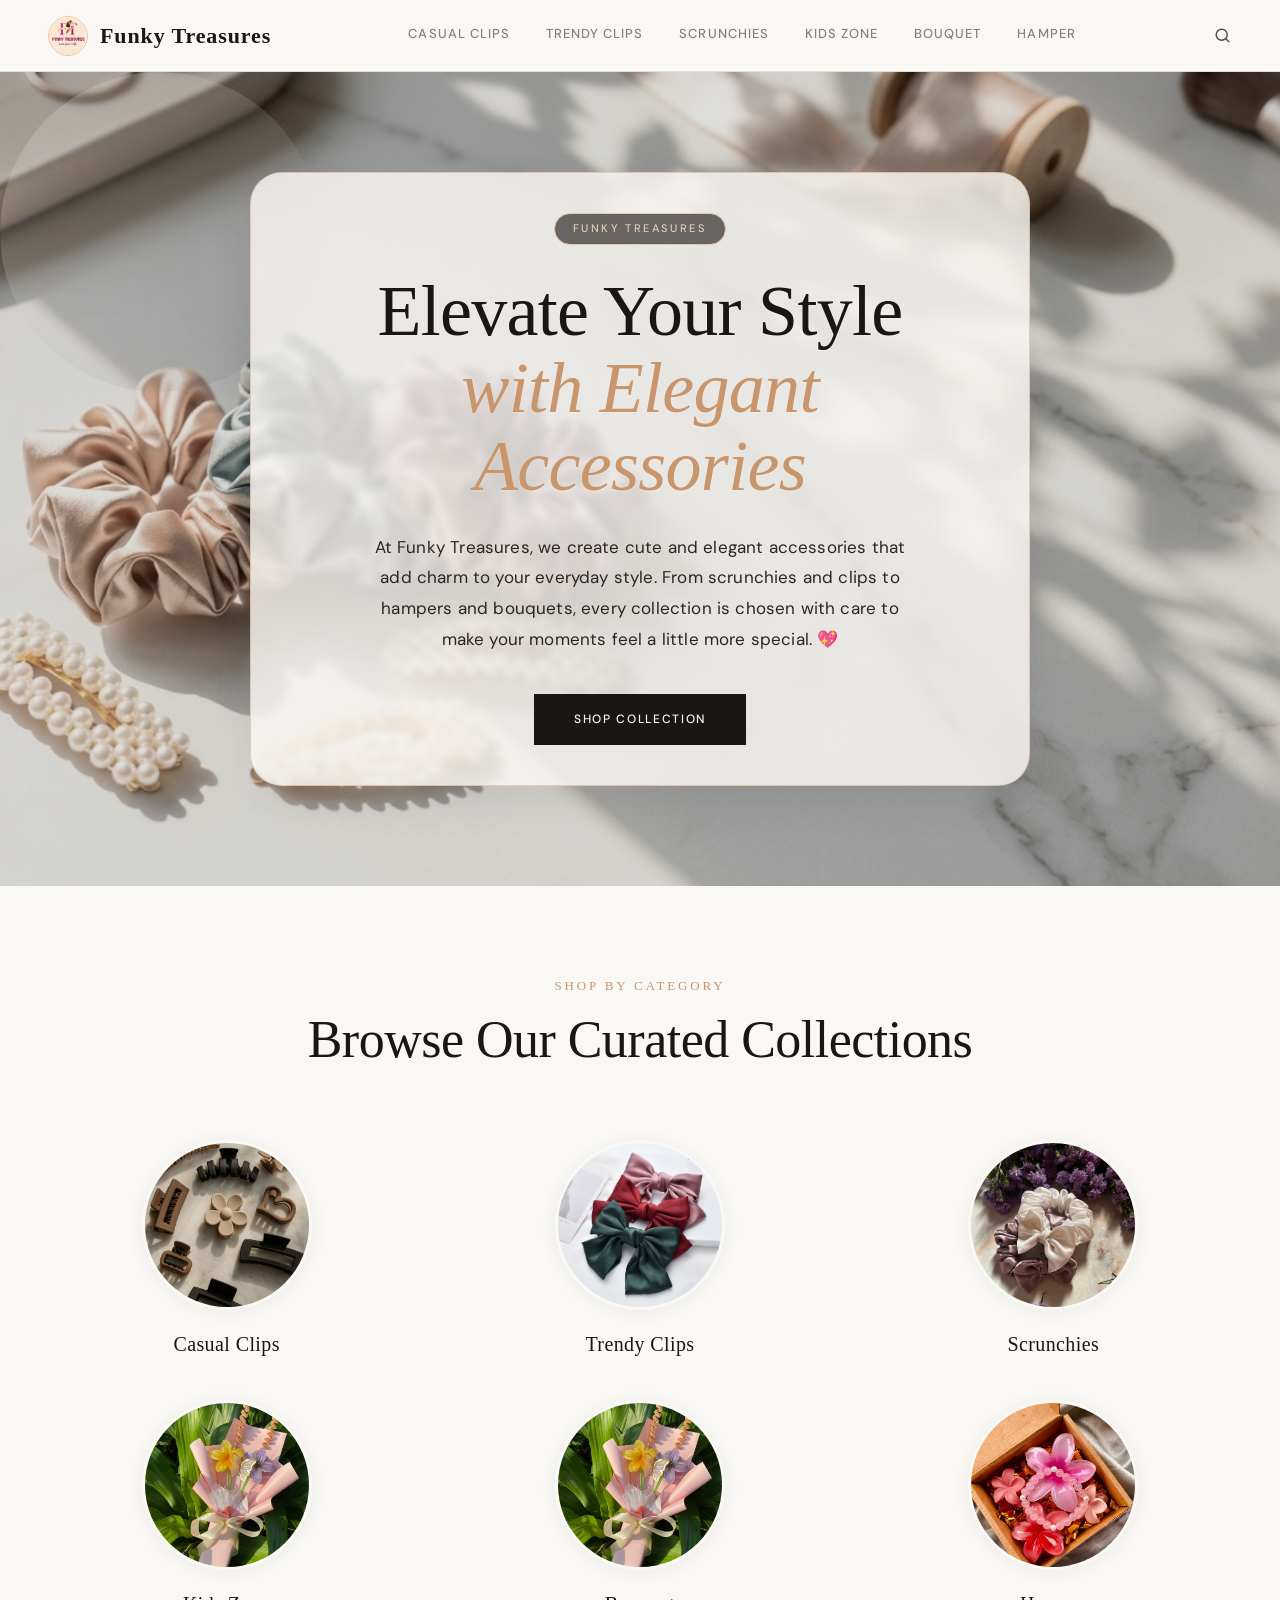
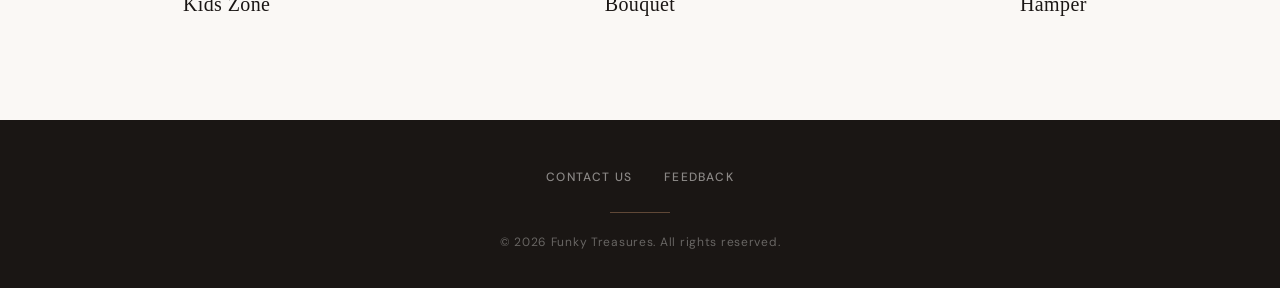
<file: index.html>
<!DOCTYPE html>
<html lang="en">
<head>
    <meta charset="UTF-8">
    <meta name="viewport" content="width=device-width, initial-scale=1.0">
    <title>Funky Treasures — Elegant Hair Accessories</title>
    <link rel="stylesheet" href="style.css">
    <style>
      .luxury-hero {
            position: relative;
            width: 100%;
            min-height: 85vh;         /* comfortable vertical space */
            display: flex;
            align-items: center;
            justify-content: center;
            /* MAIN HERO BACKGROUND IMAGE (provided) */
            background-image: url('images/hero.png');
            background-size: cover;
            background-position: center 30%;  /* slightly adjust vertical focus */
            background-repeat: no-repeat;
            /* Warm, subtle overlay to maintain readability & elegance */
            background-color: rgba(26, 22, 20, 0.15);
            background-blend-mode: overlay;
            overflow: hidden;
        }

        /* Extra layer: soft gradient overlay to unify text contrast 
           without hiding the beautiful marble texture */
        .luxury-hero::before {
            content: '';
            position: absolute;
            inset: 0;
            background: linear-gradient(135deg, rgba(250,248,245,0.25) 0%, rgba(26,22,20,0.1) 100%);
            pointer-events: none;
            z-index: 1;
        }

        /* Remove previous decorative circles that could compete with hero image */
        .luxury-hero::after {
            display: none;
        }

        /* Hero content stays above overlay */
        .hero-content {
            position: relative;
            z-index: 3;
            max-width: 780px;
            background: rgba(250, 248, 245, 0.82);   /* light ivory veil */
            backdrop-filter: blur(3px);
            padding: 40px 48px;
            border-radius: 32px;
            border: 1px solid rgba(200, 149, 108, 0.4);
            box-shadow: 0 16px 40px rgba(0, 0, 0, 0.08);
            transition: transform 0.3s ease, backdrop-filter 0.4s;
            animation: softFadeUp 0.8s ease-out;
        }

        /* Optional hover effect that gives subtle life */
        .hero-content:hover {
            backdrop-filter: blur(4px);
            background: rgba(250, 248, 245, 0.9);
        }

        /* adjust hero tag & text for better legibility */
        .hero-tag {
            background: rgba(26, 22, 20, 0.65);
            backdrop-filter: blur(2px);
            color: var(--gold-light);
            border: 1px solid var(--gold-light);
            font-weight: 500;
        }

        .luxury-hero h2 {
            color: #1a1614;
            text-shadow: 0 1px 2px rgba(255,255,240,0.3);
        }

        .hero-text {
            color: #2c2521;
            font-weight: 400;
        }

        /* Responsive tweaks */
        @media (max-width: 768px) {
            .hero-content {
                padding: 28px 24px;
                margin: 0 20px;
                max-width: 90%;
            }
            .luxury-hero {
                min-height: 75vh;
                background-position: center 25%;
            }
            .luxury-hero h2 {
                font-size: 44px;
            }
            .hero-text {
                font-size: 15px;
            }
        }

        @media (max-width: 480px) {
            .hero-content {
                padding: 24px 18px;
            }
            .luxury-hero h2 {
                font-size: 34px;
            }
        }

        /* Animation for smooth entry (already defined in style.css but keep consistency) */
        @keyframes softFadeUp {
            from { opacity: 0; transform: translateY(20px); }
            to   { opacity: 1; transform: translateY(0); }
        }

        /* ensure footer and bottom nav behave correctly */
        .mobile-bottom-nav {
            display: flex;
        }
        @media (min-width: 769px) {
            .mobile-bottom-nav {
                display: none !important;
            }
        }
    </style>
</head>
<body>

  <header class="top-navbar">
    <div class="logo-container">
      <img src="images/logo/logo.png" alt="Funky Treasures Logo">
      <h1>Funky Treasures</h1>
    </div>

    <nav class="main-nav">
      <a href="pages/casual-clips.html">Casual Clips</a>
      <a href="pages/trendy-clips.html">Trendy Clips</a>
      <a href="pages/scrunchies.html">Scrunchies</a>
      <a href="pages/kids-zone.html">Kids Zone</a>
      <a href="pages/bouquet.html">Bouquet</a>
      <a href="pages/hampers.html">Hamper</a>
    </nav>

    <div class="nav-icons">
      <a href="#" id="openSearch" title="Search" aria-label="Search">
        <svg viewBox="0 0 24 24" fill="none" stroke="currentColor" stroke-width="1.8" stroke-linecap="round" stroke-linejoin="round">
          <circle cx="11" cy="11" r="7"></circle>
          <path d="M20 20l-3.5-3.5"></path>
        </svg>
      </a>
    </div>
  </header>

  <!-- HERO -->
  <section class="luxury-hero">
    <div class="hero-content">
      <p class="hero-tag">Funky Treasures</p>
      <h2>
        Elevate Your Style<br>
        <em>with Elegant Accessories</em>
      </h2>
      <p class="hero-text">
        At Funky Treasures, we create cute and elegant accessories that add charm to your everyday style. From scrunchies and clips to hampers and bouquets, every collection is chosen with care to make your moments feel a little more special. 💖
      </p>
      <a href="categories.html" class="btn"><span>Shop Collection</span></a>
    </div>
  </section>

  <!-- SHOP BY CATEGORY -->
  <section id="shop-category-section" class="shop-category-section">
    <p class="category-title">Shop by Category</p>
    <h2 class="category-subtitle">Browse Our Curated Collections</h2>

    <div class="shop-category-grid">
      <a href="pages/casual-clips.html" class="shop-category-item">
        <img src="images/categories/casual-clips.jpg" alt="Casual Clips">
        <h3>Casual Clips</h3>
      </a>
      <a href="pages/trendy-clips.html" class="shop-category-item">
        <img src="images/categories/trendy-clips.jpg" alt="Trendy Clips">
        <h3>Trendy Clips</h3>
      </a>
      <a href="pages/scrunchies.html" class="shop-category-item">
        <img src="images/categories/scrunchies.jpg" alt="Scrunchies">
        <h3>Scrunchies</h3>
      </a>
      <a href="pages/kids-zone.html" class="shop-category-item">
        <img src="images/categories/kids-zone.jpg" alt="Kids Zone">
        <h3>Kids Zone</h3>
      </a>
      <a href="pages/bouquet.html" class="shop-category-item">
        <img src="images/categories/bouquet.jpg" alt="Bouquet">
        <h3>Bouquet</h3>
      </a>
      <a href="pages/hampers.html" class="shop-category-item">
        <img src="images/categories/hampers.jpg" alt="Hamper Boxes">
        <h3>Hamper</h3>
      </a>
    </div>
  </section>

  <!-- SEARCH MODAL -->
  <div class="search-modal" id="searchModal">
    <div class="search-box">
      <div class="search-top">
        <input type="text" id="searchInput" placeholder="Search products, categories…">
        <button id="closeSearch" class="close-search">×</button>
      </div>
      <div class="search-results" id="searchResults">
        <p class="search-placeholder">Start typing to search products…</p>
      </div>
    </div>
  </div>

  <script src="script.js"></script>

  <!-- MOBILE BOTTOM NAV -->
  <nav class="mobile-bottom-nav">
    <a href="index.html" class="mobile-nav-item active">
      <span class="mobile-nav-icon">
        <svg viewBox="0 0 24 24" fill="currentColor">
          <path d="M12 3l9 7.5v10a.5.5 0 0 1-.5.5h-5a.5.5 0 0 1-.5-.5v-5h-6v5a.5.5 0 0 1-.5.5h-5A.5.5 0 0 1 3 20.5v-10L12 3z"/>
        </svg>
      </span>
      <span>Home</span>
    </a>
    <a href="categories.html" class="mobile-nav-item">
      <span class="mobile-nav-icon">
        <svg viewBox="0 0 24 24" fill="currentColor">
          <path d="M4 5h16v2H4V5zm0 6h16v2H4v-2zm0 6h16v2H4v-2z"/>
        </svg>
      </span>
      <span>Category</span>
    </a>
    <a href="feedback.html" class="mobile-nav-item">
      <span class="mobile-nav-icon">
        <svg viewBox="0 0 24 24" fill="currentColor">
          <path d="M21 6h-2v9H7v2c0 .55.45 1 1 1h9l4 4V7c0-.55-.45-1-1-1zM17 2H3c-.55 0-1 .45-1 1v14l4-4h11c.55 0 1-.45 1-1V3c0-.55-.45-1-1-1z"/>
        </svg>
      </span>
      <span>Feedback</span>
    </a>
  </nav>

  <footer class="footer">
    <div class="footer-container">
      <div class="footer-links">
        <a href="https://wa.me/919363620112?text=Hi%20I%20want%20to%20contact%20Funky%20Treasures" target="_blank">Contact Us</a>
        <a href="feedback.html">Feedback</a>
      </div>
      <div class="footer-divider"></div>
      <p class="footer-copy">© 2026 Funky Treasures. All rights reserved.</p>
    </div>
  </footer>

</body>
</html>
</file>
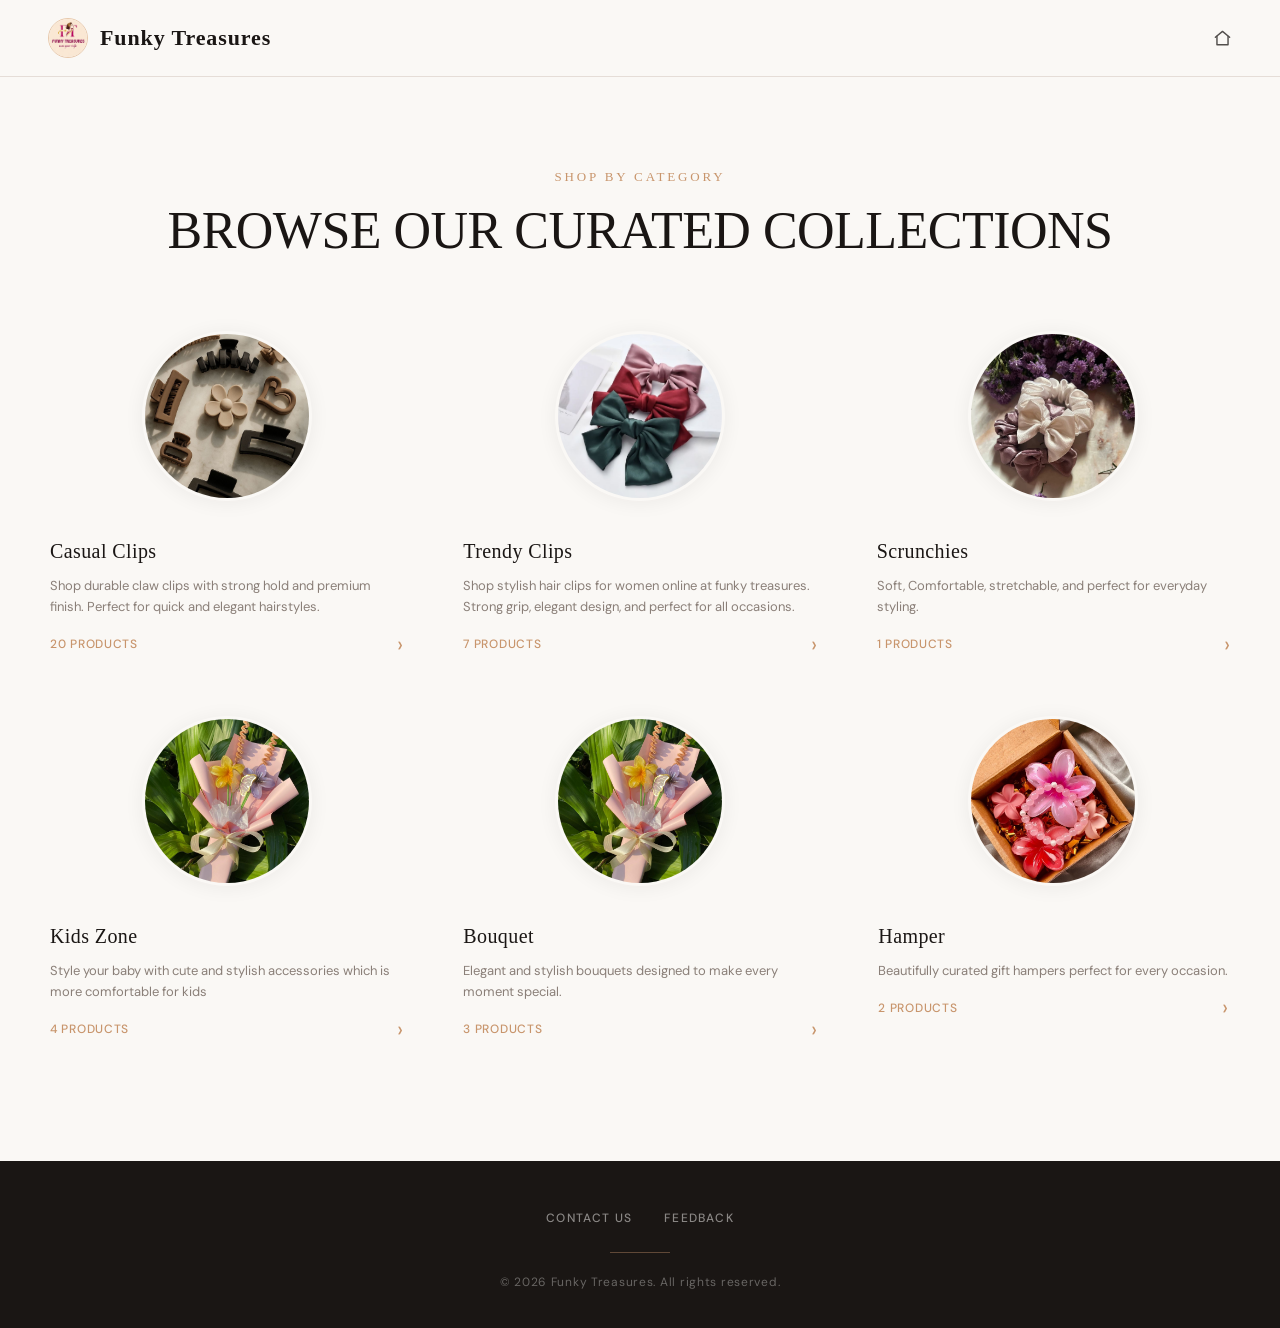
<file: categories.html>
<!DOCTYPE html>
<html lang="en">
<head>
    <meta charset="UTF-8">
    <meta name="viewport" content="width=device-width, initial-scale=1.0">
    <title>Categories | Funky Treasures</title>
    <link rel="stylesheet" href="style.css">
</head>
<body>

        <header>
         <div class="logo-container">
            <img src="images/logo/logo.png" alt="Logo">
            <h1>Funky Treasures</h1>
        </div>
        <!-- <nav>
            <a href="index.html">Home</a>
            <a href="categories.html">Categories</a>
        </nav> -->

         <div class="nav-icons">
            <a href="index.html" title="Home" aria-label="Home">
                <svg viewBox="0 0 24 24" fill="none" stroke="currentColor" stroke-width="1.8" stroke-linecap="round" stroke-linejoin="round">
                    <path d="M3 10.5L12 3l9 7.5"></path>
                    <path d="M5 9.5V20h14V9.5"></path>
                </svg>
            </a>
        </div>
    </header>

    <section class="shop-category-section">
        <h1 class="category-title">SHOP BY CATEGORY</h1>
        <p class="category-subtitle">BROWSE OUR CURATED COLLECTIONS</p>

        <div class="shop-category-grid">

        <a href="pages/casual-clips.html" class="shop-category-item">
        <img src="images/categories/casual-clips.jpg" alt="Casual Clips">

        <div class="category-card-content">
            <h3>Casual Clips</h3>
            <p>Shop durable claw clips  with strong hold and premium finish. Perfect for quick and elegant hairstyles.</p>

            <div class="category-card-footer">
                <span>20 Products</span>
                <span class="category-arrow">›</span>
            </div>
        </div>
    </a>

        <a href="pages/trendy-clips.html" class="shop-category-item">
        <img src="images/categories/trendy-clips.jpg" alt="Trendy Clips">

        <div class="category-card-content">
            <h3>Trendy Clips</h3>
            <p>Shop stylish hair clips for women online at funky treasures. Strong grip, elegant design, and perfect for all occasions.</p>

            <div class="category-card-footer">
                <span>7 Products</span>
                <span class="category-arrow">›</span>
            </div>
        </div>
    </a>

     <a href="pages/scrunchies.html" class="shop-category-item">
        <img src="images/categories/scrunchies.jpg" alt="Scrunchies">

        <div class="category-card-content">
            <h3>Scrunchies</h3>
            <p>Soft,  Comfortable, stretchable, and perfect for everyday styling.</p>

            <div class="category-card-footer">
                <span>1 Products</span>
                <span class="category-arrow">›</span>
            </div>
        </div>
    </a>

     <a href="pages/kids-zone.html" class="shop-category-item">
        <img src="images/categories/kids-zone.jpg" alt="Scrunchies">

        <div class="category-card-content">
            <h3>Kids Zone</h3>
            <p>Style your baby with cute and stylish accessories which is more comfortable for kids </p>

            <div class="category-card-footer">
                <span>4 Products</span>
                <span class="category-arrow">›</span>
            </div>
        </div>
    </a>

    
    <a href="pages/bouquet.html" class="shop-category-item">
        <img src="images/categories/bouquet.jpg" alt="Bouquet">

        <div class="category-card-content">
            <h3>Bouquet</h3>
            <p>Elegant and stylish bouquets designed to make every moment special.</p>

            <div class="category-card-footer">
                <span>3 Products</span>
                <span class="category-arrow">›</span>
            </div>
        </div>
    </a>

    <a href="pages/hampers.html" class="shop-category-item">
        <img src="images/categories/hampers.jpg" alt="Hamper Boxes">

        <div class="category-card-content">
            <h3>Hamper</h3>
            <p>Beautifully curated gift hampers perfect for every occasion.</p>

            <div class="category-card-footer">
                <span>2 Products</span>
                <span class="category-arrow">›</span>
            </div>
        </div>
    </a>

   






</div>
    </section>

    <nav class="mobile-bottom-nav">
    <a href="index.html" class="mobile-nav-item">
        <span class="mobile-nav-icon">
            <svg viewBox="0 0 24 24" fill="currentColor">
                <path d="M12 3l9 7.5v10a.5.5 0 0 1-.5.5h-5a.5.5 0 0 1-.5-.5v-5h-6v5a.5.5 0 0 1-.5.5h-5A.5.5 0 0 1 3 20.5v-10L12 3z"/>
            </svg>
        </span>
        <span>Home</span>
    </a>

    <a href="categories.html" class="mobile-nav-item active">
        <span class="mobile-nav-icon">
            <svg viewBox="0 0 24 24" fill="currentColor">
                <path d="M4 5h16v2H4V5zm0 6h16v2H4v-2zm0 6h16v2H4v-2z"/>
            </svg>
        </span>
        <span>Category</span>
    </a>

    <!-- <a href="#" class="mobile-nav-item">
        <span class="mobile-nav-icon">
            <svg viewBox="0 0 24 24" fill="currentColor">
                <path d="M20 8h-3.17L15 5H9L7.17 8H4a1 1 0 0 0-1 1v8a2 2 0 0 0 2 2h14a2 2 0 0 0 2-2V9a1 1 0 0 0-1-1zm-8 9a3 3 0 1 1 0-6 3 3 0 0 1 0 6zm-4.83-9 1.2-2h7.26l1.2 2H7.17z"/>
            </svg>
        </span>
        <span>Track</span>
    </a>

    <a href="#" class="mobile-nav-item">
        <span class="mobile-nav-icon">
            <svg viewBox="0 0 24 24" fill="currentColor">
                <path d="M12 12a4 4 0 1 0-4-4 4 4 0 0 0 4 4zm0 2c-4 0-7 2-7 4.5V20h14v-1.5C19 16 16 14 12 14z"/>
            </svg>
        </span>
        <span>Profile</span>
    </a> -->
<!-- 
    <a href="#" class="mobile-nav-item">
        <span class="mobile-nav-icon">
            <svg viewBox="0 0 24 24" fill="currentColor">
                <path d="M7 18c-1.1 0-1.99.9-1.99 2S5.9 22 7 22s2-.9 2-2-.9-2-2-2zm10 0c-1.1 0-1.99.9-1.99 2S15.9 22 17 22s2-.9 2-2-.9-2-2-2zM7.16 14h9.45c.75 0 1.41-.41 1.75-1.03L21 8H7.21l-.94-2H3v2h2l3.6 7.59-1.35 2.44A1 1 0 0 0 8.1 20H20v-2H8.42l.74-1.34z"/>
            </svg>
        </span>
        <span>Cart</span>
    </a> -->

    <a href="feedback.html" class="mobile-nav-item">
    <span class="mobile-nav-icon">
        <svg viewBox="0 0 24 24" fill="currentColor">
            <path d="M21 6h-2v9H7v2c0 .55.45 1 1 1h9l4 4V7c0-.55-.45-1-1-1zM17 2H3c-.55 0-1 .45-1 1v14l4-4h11c.55 0 1-.45 1-1V3c0-.55-.45-1-1-1z"/>
        </svg>
    </span>
    <span>Feedback</span>
</a>
</nav>

<footer class="footer">
    <div class="footer-container">

        <!-- Links -->
        <div class="footer-links">
          <a href="https://wa.me/919363620112?text=Hi%20I%20want%20to%20contact%20Funky%20Treasures" target="_blank">Contact Us</a>
          <a href="feedback.html">Feedback</a>
            <!-- <a href="#">Track Order</a>
            <a href="#">My Profile</a>
            <a href="#">View Cart</a>
            <a href="#">FAQ</a>
            <a href="#">Shipping & Returns</a>
            <a href="#">Privacy Policy</a> -->
        </div>

        <!-- Divider -->
        <div class="footer-divider"></div>

        <!-- Copyright -->
        <p class="footer-copy">
            © 2026 Funky Treasures. All rights reserved.
        </p>

    </div>
</footer>
</body>
</html>
</file>
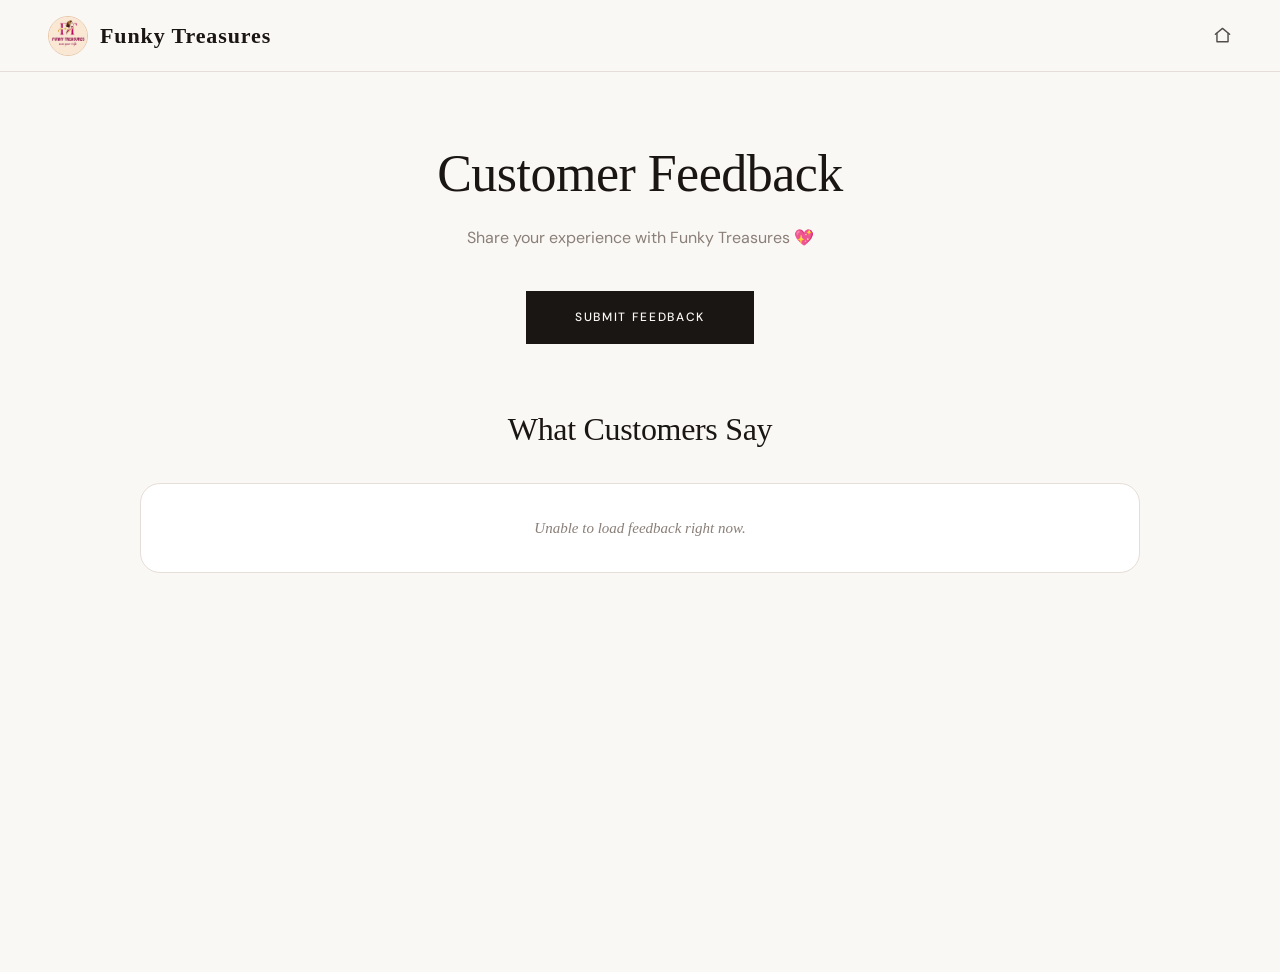
<file: feedback.html>
<!DOCTYPE html>
<html lang="en">
<head>
    <meta charset="UTF-8">
    <meta name="viewport" content="width=device-width, initial-scale=1.0">
    <title>Customer Feedback | Funky Treasures</title>
    <link rel="stylesheet" href="style.css">
</head>
<body>

    <header class="top-navbar">
        <div class="logo-container">
            <img src="images/logo/logo.png" alt="Funky Treasures Logo">
            <h1>Funky Treasures</h1>
        </div>

        <!-- <nav class="main-nav">
            <a href="index.html">Home</a>
            <a href="categories.html">Categories</a>
            <a href="feedback.html">Feedback</a>    
        </nav> -->

        <div class="nav-icons">
            <a href="index.html" title="Home" aria-label="Home">
                <svg viewBox="0 0 24 24" fill="none" stroke="currentColor" stroke-width="1.8" stroke-linecap="round" stroke-linejoin="round">
                    <path d="M3 10.5L12 3l9 7.5"></path>
                    <path d="M5 9.5V20h14V9.5"></path>
                </svg>
            </a>
        </div>
    </header>

   <section class="feedback-page">
    <div class="feedback-container">

        <div class="feedback-heading">
            <h2>Customer Feedback</h2>
            <p>Share your experience with Funky Treasures 💖</p>
        </div>

        <div class="feedback-form">
            <a href="https://docs.google.com/forms/d/e/1FAIpQLSelMtr-lf3U7pIQz8ddGHvuB_yTZzsDKmVr2dBmi7t9zdvAwg/viewform?usp=header" target="_blank" class="feedback-submit-btn">Submit Feedback</a>
        </div>

        <div class="feedback-list-section">
            <h3>What Customers Say</h3>
            <div id="feedbackList" class="feedback-list"></div>
        </div>

    </div>
</section>

    <nav class="mobile-bottom-nav">
        <a href="index.html" class="mobile-nav-item">
            <span class="mobile-nav-icon">
                <svg viewBox="0 0 24 24" fill="currentColor">
                    <path d="M12 3l9 7.5v10a.5.5 0 0 1-.5.5h-5a.5.5 0 0 1-.5-.5v-5h-6v5a.5.5 0 0 1-.5.5h-5A.5.5 0 0 1 3 20.5v-10L12 3z"/>
                </svg>
            </span>
            <span>Home</span>
        </a>

        <a href="categories.html" class="mobile-nav-item">
            <span class="mobile-nav-icon">
                <svg viewBox="0 0 24 24" fill="currentColor">
                    <path d="M4 5h16v2H4V5zm0 6h16v2H4v-2zm0 6h16v2H4v-2z"/>
                </svg>
            </span>
            <span>Category</span>
        </a>

        <!-- <a href="#" class="mobile-nav-item">
            <span class="mobile-nav-icon">
                <svg viewBox="0 0 24 24" fill="currentColor">
                    <path d="M20 8h-3.17L15 5H9L7.17 8H4a1 1 0 0 0-1 1v8a2 2 0 0 0 2 2h14a2 2 0 0 0 2-2V9a1 1 0 0 0-1-1zm-8 9a3 3 0 1 1 0-6 3 3 0 0 1 0 6zm-4.83-9 1.2-2h7.26l1.2 2H7.17z"/>
                </svg>
            </span>
            <span>Track</span>
        </a> -->

        <a href="feedback.html" class="mobile-nav-item active">
            <span class="mobile-nav-icon">
                <svg viewBox="0 0 24 24" fill="currentColor">
                    <path d="M4 5h16v10H7l-3 3V5z"/>
                </svg>
            </span>
            <span>Feedback</span>
        </a>
<!-- 
        <a href="#" class="mobile-nav-item">
            <span class="mobile-nav-icon">
                <svg viewBox="0 0 24 24" fill="currentColor">
                    <path d="M7 18c-1.1 0-1.99.9-1.99 2S5.9 22 7 22s2-.9 2-2-.9-2-2-2zm10 0c-1.1 0-1.99.9-1.99 2S15.9 22 17 22s2-.9 2-2-.9-2-2-2zM7.16 14h9.45c.75 0 1.41-.41 1.75-1.03L21 8H7.21l-.94-2H3v2h2l3.6 7.59-1.35 2.44A1 1 0 0 0 8.1 20H20v-2H8.42l.74-1.34z"/>
                </svg>
            </span>
            <span>Cart</span>
        </a> -->
    </nav>

    <script src="script.js"></script>
</body>
</html>
</file>
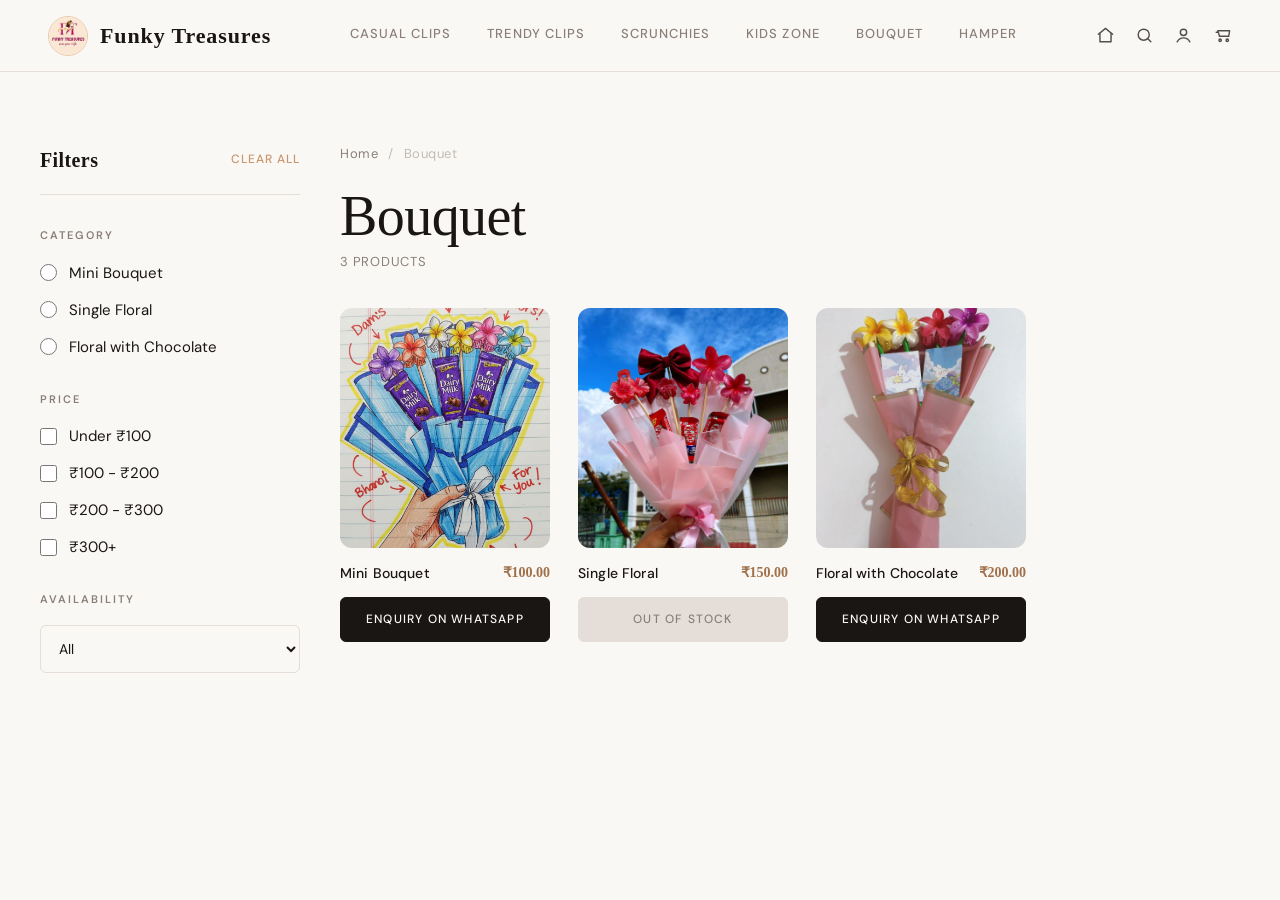
<file: pages/bouquet.html>
<!DOCTYPE html>
<html lang="en">
<head>
    <meta charset="UTF-8">
    <meta name="viewport" content="width=device-width, initial-scale=1.0">
    <title>Bouquet | Funky Treasures</title>
    <link rel="stylesheet" href="../style.css">
</head>
<body>

    <header class="top-navbar">
        <div class="logo-container">
            <img src="../images/logo/logo.png" alt="Funky Teasures Logo">
            <h1>Funky Treasures</h1>
        </div>

        <nav class="main-nav">
            <a href="casual-clips.html">Casual Clips</a>
            <a href="trendy-clips.html">Trendy Clips</a>
            <a href="scrunchies.html">Scrunchies</a>
            <a href="kids-zone.html">Kids Zone</a>
            <a href="bouquet.html">Bouquet</a>
            <a href="hampers.html">Hamper</a>
        </nav>


        <div class="nav-icons">
            <a href="../index.html" title="Home" aria-label="Home">
                <svg viewBox="0 0 24 24" fill="none" stroke="currentColor" stroke-width="1.8" stroke-linecap="round" stroke-linejoin="round">
                    <path d="M3 10.5L12 3l9 7.5"></path>
                    <path d="M5 9.5V20h14V9.5"></path>
                </svg>
            </a>

            <a href="../index.html" id="openSearch" title="Search" aria-label="Search">
                <svg viewBox="0 0 24 24" fill="none" stroke="currentColor" stroke-width="1.8" stroke-linecap="round" stroke-linejoin="round">
                    <circle cx="11" cy="11" r="7"></circle>
                    <path d="M20 20l-3.5-3.5"></path>
                </svg>
            </a>

            <a href="#" title="Profile" aria-label="Profile">
                <svg viewBox="0 0 24 24" fill="none" stroke="currentColor" stroke-width="1.8" stroke-linecap="round" stroke-linejoin="round">
                    <circle cx="12" cy="8" r="4"></circle>
                    <path d="M4 20c1.8-3.5 5-5 8-5s6.2 1.5 8 5"></path>
                </svg>
            </a>

            <a href="#" title="Cart" aria-label="Cart">
                <svg viewBox="0 0 24 24" fill="none" stroke="currentColor" stroke-width="1.8" stroke-linecap="round" stroke-linejoin="round">
                    <path d="M6 6h15l-1.2 7H8.2L6.8 8H4"></path>
                    <circle cx="9" cy="18" r="1.5"></circle>
                    <circle cx="18" cy="18" r="1.5"></circle>
                </svg>
            </a>
        </div>
    </header>

    <main class="category-layout">
        <aside class="filter-sidebar">
            <div class="filter-top">
                <h3>Filters</h3>
                <a href="#">Clear All</a>
            </div>

<div class="filter-group">
    <h4>Category</h4>
    <label><input type="radio" name="bouquet-category" value="Mini Bouquet"> Mini Bouquet</label>
    <label><input type="radio" name="bouquet-category" value="Single Floral"> Single Floral</label>
    <label><input type="radio" name="bouquet-category" value="Floral with Chocolate"> Floral with Chocolate</label>
</div>

            <div class="filter-group">
                <h4>Price</h4>
                <label><input type="checkbox"> Under ₹100</label>
                <label><input type="checkbox"> ₹100 - ₹200</label>
                <label><input type="checkbox"> ₹200 - ₹300</label>
                <label><input type="checkbox"> ₹300+</label>
            </div>

            <div class="filter-group">
                <h4>Availability</h4>
                <select>
                    <option>All</option>
                    <option>In Stock</option>
                    <option>Out of Stock</option>
                </select>
            </div>

            <!-- <div class="filter-group">
                <h4>Sort By</h4>
                <select>
                    <option>Featured</option>
                    <option>Price: Low to High</option>
                    <option>Price: High to Low</option>
                </select>
            </div> -->
        </aside>

        <section class="category-main-content">
            <div class="category-breadcrumb">
                <a href="../index.html">Home</a>
                <span>/</span>
                <span>Bouquet</span>
            </div>

            <div class="category-header">
                <h2>Bouquet</h2>
                <p>3 products</p>
            </div>

           <div class="category-products-grid exact-grid">
    <!-- Mini Bouquet -->
    <div class="category-product-card" data-category="Mini Bouquet" data-price="100" data-stock="in">
        <a href="product.html?item=mini-bouquet"><img src="../images/products/mini-bouquet.jpg" alt="Mini Bouquet"></a>
        <div class="category-product-info">
            <a href="product.html?item=mini-bouquet">Mini Bouquet</a>
            <p>₹100.00</p>
        </div>
        <a href="https://wa.me/919363620112?text=Hi%20I%20want%20to%20order%20Mini%20Bouquet" target="_blank" class="category-whatsapp-btn">Enquiry on WhatsApp</a>
    </div>

    <!-- Single Floral (Out of Stock Example) -->
    <div class="category-product-card" data-category="Single Floral" data-price="150" data-stock="out">
        <a href="product.html?item=single-floral"><img src="../images/products/gift-bouquet.jpg" alt="Gift Bouquet"></a>
        <div class="category-product-info">
            <a href="product.html?item=single-floral">Single Floral</a>
            <p>₹150.00</p>
        </div>
        <a href="#" class="category-whatsapp-btn disabled-btn">Out of Stock</a>
    </div>

    <!-- Floral with Chocolate -->
    <div class="category-product-card" data-category="Floral with Chocolate" data-price="200" data-stock="in">
        <a href="product.html?item=floral-chocolate"><img src="../images/products/tulip-bouquet.jpg" alt="Tulip Bouquet"></a>
        <div class="category-product-info">
            <a href="product.html?item=floral-chocolate">Floral with Chocolate</a>
            <p>₹200.00</p>
        </div>
        <a href="https://wa.me/919363620112?text=Hi%20I%20want%20to%20order%20Floral%20with%20Chocolate" target="_blank" class="category-whatsapp-btn">Enquiry on WhatsApp</a>
    </div>
</div>
        </section>
    </main>
<script src="../filter.js"></script>

</body>
</html>
</file>
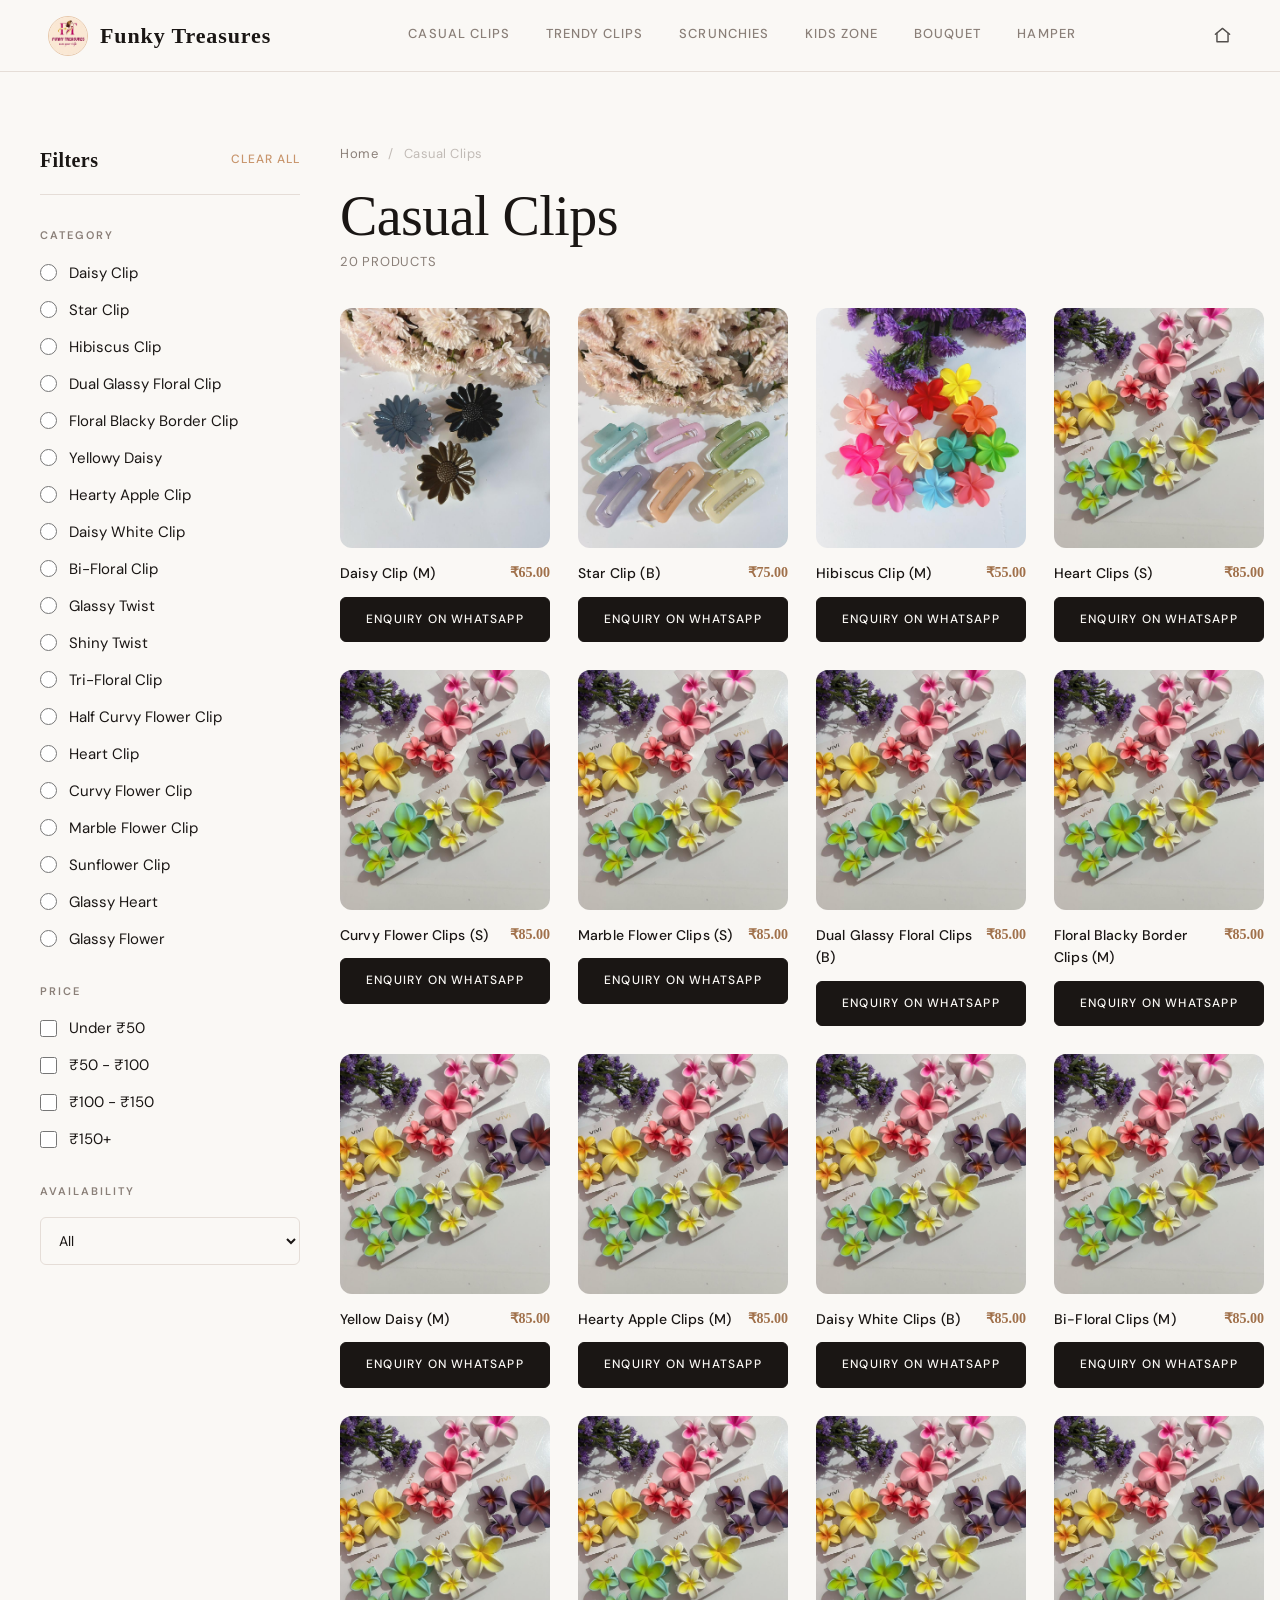
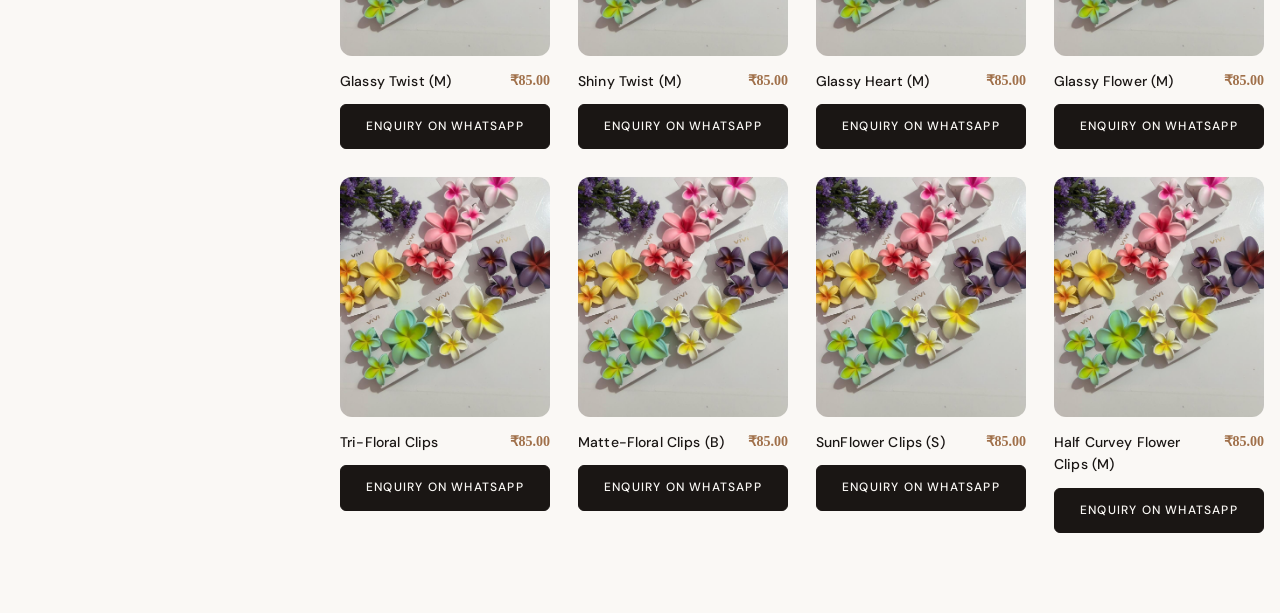
<file: pages/casual-clips.html>
<!DOCTYPE html>
<html lang="en">
<head>
    <meta charset="UTF-8">
    <meta name="viewport" content="width=device-width, initial-scale=1.0">
    <title>Casual Clips | Funky Treasures</title>
    <link rel="stylesheet" href="../style.css">
</head>
<body>

    <header class="top-navbar">
        <div class="logo-container">
            <img src="../images/logo/logo.png" alt="Funky Teasures Logo">
            <h1>Funky Treasures</h1>
        </div>

        <nav class="main-nav">
            <a href="casual-clips.html">Casual Clips</a>
            <a href="trendy-clips.html">Trendy Clips</a>
            <a href="scrunchies.html">Scrunchies</a>
            <a href="kids-zone.html">Kids Zone</a>
            <a href="bouquet.html">Bouquet</a>
            <a href="hampers.html">Hamper</a>
        </nav>

        <div class="nav-icons">
            <a href="../index.html" title="Home" aria-label="Home">
                <svg viewBox="0 0 24 24" fill="none" stroke="currentColor" stroke-width="1.8" stroke-linecap="round" stroke-linejoin="round">
                    <path d="M3 10.5L12 3l9 7.5"></path>
                    <path d="M5 9.5V20h14V9.5"></path>
                </svg>
            </a>

            <!-- <a href="../index.html" id="openSearch" title="Search" aria-label="Search">
                <svg viewBox="0 0 24 24" fill="none" stroke="currentColor" stroke-width="1.8" stroke-linecap="round" stroke-linejoin="round">
                    <circle cx="11" cy="11" r="7"></circle>
                    <path d="M20 20l-3.5-3.5"></path>
                </svg>
            </a>

            <a href="#" title="Profile" aria-label="Profile">
                <svg viewBox="0 0 24 24" fill="none" stroke="currentColor" stroke-width="1.8" stroke-linecap="round" stroke-linejoin="round">
                    <circle cx="12" cy="8" r="4"></circle>
                    <path d="M4 20c1.8-3.5 5-5 8-5s6.2 1.5 8 5"></path>
                </svg>
            </a>

            <a href="#" title="Cart" aria-label="Cart">
                <svg viewBox="0 0 24 24" fill="none" stroke="currentColor" stroke-width="1.8" stroke-linecap="round" stroke-linejoin="round">
                    <path d="M6 6h15l-1.2 7H8.2L6.8 8H4"></path>
                    <circle cx="9" cy="18" r="1.5"></circle>
                    <circle cx="18" cy="18" r="1.5"></circle>
                </svg>
            </a> -->
        </div>
    </header>

    <main class="category-layout">
        <aside class="filter-sidebar">
            <div class="filter-top">
                <h3>Filters</h3>
                <a href="#">Clear All</a>
            </div>

            <div class="filter-group">
    <h4>Category</h4>
    <label><input type="radio" name="casual-category" value="Daisy Clip"> Daisy Clip</label>
    <label><input type="radio" name="casual-category" value="Star Clip"> Star Clip</label>
    <label><input type="radio" name="casual-category" value="Hibiscus Clip"> Hibiscus Clip</label>
    <label><input type="radio" name="casual-category" value="Dual Glassy Floral Clip"> Dual Glassy Floral Clip</label>
    <label><input type="radio" name="casual-category" value="Floral Blacky Border Clip"> Floral Blacky Border Clip</label>
    <label><input type="radio" name="casual-category" value="Yellowy Daisy"> Yellowy Daisy</label>
    <label><input type="radio" name="casual-category" value="Hearty Apple Clip"> Hearty Apple Clip</label>
    <label><input type="radio" name="casual-category" value="Daisy White Clip"> Daisy White Clip</label>
    <label><input type="radio" name="casual-category" value="Bi-Floral Clip"> Bi-Floral Clip</label>
    <label><input type="radio" name="casual-category" value="Glassy Twist"> Glassy Twist</label>
    <label><input type="radio" name="casual-category" value="Shiny Twist"> Shiny Twist</label>
    <label><input type="radio" name="casual-category" value="Tri-Floral Clip"> Tri-Floral Clip</label>
    <label><input type="radio" name="casual-category" value="Half Curvy Flower Clip"> Half Curvy Flower Clip</label>
    <label><input type="radio" name="casual-category" value="Heart Clip"> Heart Clip</label>
    <label><input type="radio" name="casual-category" value="Curvy Flower Clip"> Curvy Flower Clip</label>
    <label><input type="radio" name="casual-category" value="Marble Flower Clip"> Marble Flower Clip</label>
    <label><input type="radio" name="casual-category" value="Sunflower Clip"> Sunflower Clip</label>
    <label><input type="radio" name="casual-category" value="Glassy Heart"> Glassy Heart</label>
    <label><input type="radio" name="casual-category" value="Glassy Flower"> Glassy Flower</label>
</div>

<div class="filter-group">
                <h4>Price</h4>
                <label><input type="checkbox"> Under ₹50</label>
                <label><input type="checkbox"> ₹50 - ₹100</label>
                <label><input type="checkbox"> ₹100 - ₹150</label>
                <label><input type="checkbox"> ₹150+</label>
            </div>

            <div class="filter-group">
                <h4>Availability</h4>
                <select>
                    <option>All</option>
                    <option>In Stock</option>
                    <option>Out of Stock</option>
                </select>
            </div>


        </aside>

        <section class="category-main-content">
            <div class="category-breadcrumb">
                <a href="../index.html">Home</a>
                <span>/</span>
                <span>Casual Clips</span>
            </div>

            <div class="category-header">
                <h2>Casual Clips</h2>
                <p>20 products</p>
            </div>

<div class="category-products-grid exact-grid">
    <!-- Daisy Clip (M) -->
    <div class="category-product-card" data-category="Daisy Clip" data-price="65" data-stock="in">
        <a href="product.html?item=daisy-clip-m"><img src="../images/products/matte-clips.jpg" alt="Daisy Clip"></a>
        <div class="category-product-info">
            <a href="product.html?item=daisy-clip-m">Daisy Clip (M)</a>
            <p>₹65.00</p>
        </div>
        <a href="https://wa.me/919363620112?text=Hi%20I%20want%20to%20order%20Daisy%20Clip%20(M)" target="_blank" class="category-whatsapp-btn">Enquiry on WhatsApp</a>
    </div>

    <!-- Star Clip (B) -->
    <div class="category-product-card" data-category="Star Clip" data-price="75" data-stock="in">
        <a href="product.html?item=star-clip-b"><img src="../images/products/everyday-clips.jpg" alt="Star Clip"></a>
        <div class="category-product-info">
            <a href="product.html?item=star-clip-b">Star Clip (B)</a>
            <p>₹75.00</p>
        </div>
        <a href="https://wa.me/919363620112?text=Hi%20I%20want%20to%20order%20Star%20Clip%20(B)" target="_blank" class="category-whatsapp-btn">Enquiry on WhatsApp</a>
    </div>

    <!-- Hibiscus Clip (M) -->
    <div class="category-product-card" data-category="Hibiscus Clip" data-price="55" data-stock="in">
        <a href="product.html?item=hibiscus-clip-m"><img src="../images/products/mini-casual-clips.jpg" alt="Hibiscus Clip"></a>
        <div class="category-product-info">
            <a href="product.html?item=hibiscus-clip-m">Hibiscus Clip (M)</a>
            <p>₹55.00</p>
        </div>
        <a href="https://wa.me/919363620112?text=Hi%20I%20want%20to%20order%20Hibiscus%20Clip%20(M)" target="_blank" class="category-whatsapp-btn">Enquiry on WhatsApp</a>
    </div>

    <!-- Heart Clip (S) -->
    <div class="category-product-card" data-category="Heart Clip" data-price="85" data-stock="in">
        <a href="product.html?item=heart-clip-s"><img src="../images/products/soft-tone-clips.jpg" alt="Heart Clip"></a>
        <div class="category-product-info">
            <a href="product.html?item=heart-clip-s">Heart Clips (S)</a>
            <p>₹85.00</p>
        </div>
        <a href="https://wa.me/919363620112?text=Hi%20I%20want%20to%20order%20Heart%20Clip%20(S)" target="_blank" class="category-whatsapp-btn">Enquiry on WhatsApp</a>
    </div>

    <!-- Curvy Flower Clip (S) -->
    <div class="category-product-card" data-category="Curvy Flower Clip" data-price="85" data-stock="in">
        <a href="product.html?item=curvy-flower-clip"><img src="../images/products/soft-tone-clips.jpg" alt="Curvy Flower Clip"></a>
        <div class="category-product-info">
            <a href="product.html?item=curvy-flower-clip">Curvy Flower Clips (S)</a>
            <p>₹85.00</p>
        </div>
        <a href="https://wa.me/919363620112?text=Hi%20I%20want%20to%20order%20Curvy%20Flower%20Clip%20(S)" target="_blank" class="category-whatsapp-btn">Enquiry on WhatsApp</a>
    </div>

    <!-- Marble Flower Clip (S) -->
    <div class="category-product-card" data-category="Marble Flower Clip" data-price="85" data-stock="in">
        <a href="product.html?item=marble-flower-clip"><img src="../images/products/soft-tone-clips.jpg" alt="Marble Flower Clip"></a>
        <div class="category-product-info">
            <a href="product.html?item=marble-flower-clip">Marble Flower Clips (S)</a>
            <p>₹85.00</p>
        </div>
        <a href="https://wa.me/919363620112?text=Hi%20I%20want%20to%20order%20Marble%20Flower%20Clip%20(S)" target="_blank" class="category-whatsapp-btn">Enquiry on WhatsApp</a>
    </div>

    <!-- Dual Glassy Floral Clip (B) -->
    <div class="category-product-card" data-category="Dual Glassy Floral Clip" data-price="85" data-stock="in">
        <a href="product.html?item=dual-glassy-floral"><img src="../images/products/soft-tone-clips.jpg" alt="Dual Glassy Floral Clip"></a>
        <div class="category-product-info">
            <a href="product.html?item=dual-glassy-floral">Dual Glassy Floral Clips (B)</a>
            <p>₹85.00</p>
        </div>
        <a href="https://wa.me/919363620112?text=Hi%20I%20want%20to%20order%20Dual%20Glassy%20Floral%20Clip%20(B)" target="_blank" class="category-whatsapp-btn">Enquiry on WhatsApp</a>
    </div>

    <!-- Floral Blacky Border Clip (M) -->
    <div class="category-product-card" data-category="Floral Blacky Border Clip" data-price="85" data-stock="in">
        <a href="product.html?item=floral-blacky-border"><img src="../images/products/soft-tone-clips.jpg" alt="Floral Blacky Border Clip"></a>
        <div class="category-product-info">
            <a href="product.html?item=floral-blacky-border">Floral Blacky Border Clips (M)</a>
            <p>₹85.00</p>
        </div>
        <a href="https://wa.me/919363620112?text=Hi%20I%20want%20to%20order%20Floral%20Blacky%20Border%20Clip%20(M)" target="_blank" class="category-whatsapp-btn">Enquiry on WhatsApp</a>
    </div>

    <!-- Yellow Daisy (M) -->
    <div class="category-product-card" data-category="Yellowy Daisy" data-price="85" data-stock="in">
        <a href="product.html?item=yellow-daisy"><img src="../images/products/soft-tone-clips.jpg" alt="Yellow Daisy"></a>
        <div class="category-product-info">
            <a href="product.html?item=yellow-daisy">Yellow Daisy (M)</a>
            <p>₹85.00</p>
        </div>
        <a href="https://wa.me/919363620112?text=Hi%20I%20want%20to%20order%20Yellow%20Daisy%20(M)" target="_blank" class="category-whatsapp-btn">Enquiry on WhatsApp</a>
    </div>

    <!-- Hearty Apple Clip (M) -->
    <div class="category-product-card" data-category="Hearty Apple Clip" data-price="85" data-stock="in">
        <a href="product.html?item=hearty-apple-clip"><img src="../images/products/soft-tone-clips.jpg" alt="Hearty Apple Clip"></a>
        <div class="category-product-info">
            <a href="product.html?item=hearty-apple-clip">Hearty Apple Clips (M)</a>
            <p>₹85.00</p>
        </div>
        <a href="https://wa.me/919363620112?text=Hi%20I%20want%20to%20order%20Hearty%20Apple%20Clip%20(M)" target="_blank" class="category-whatsapp-btn">Enquiry on WhatsApp</a>
    </div>

    <!-- Daisy White Clip (B) -->
    <div class="category-product-card" data-category="Daisy White Clip" data-price="85" data-stock="in">
        <a href="product.html?item=daisy-white-clip"><img src="../images/products/soft-tone-clips.jpg" alt="Daisy White Clip"></a>
        <div class="category-product-info">
            <a href="product.html?item=daisy-white-clip">Daisy White Clips (B)</a>
            <p>₹85.00</p>
        </div>
        <a href="https://wa.me/919363620112?text=Hi%20I%20want%20to%20order%20Daisy%20White%20Clip%20(B)" target="_blank" class="category-whatsapp-btn">Enquiry on WhatsApp</a>
    </div>

    <!-- Bi-Floral Clip (M) -->
    <div class="category-product-card" data-category="Bi-Floral Clip" data-price="85" data-stock="in">
        <a href="product.html?item=bi-floral-clip"><img src="../images/products/soft-tone-clips.jpg" alt="Bi-Floral Clip"></a>
        <div class="category-product-info">
            <a href="product.html?item=bi-floral-clip">Bi-Floral Clips (M)</a>
            <p>₹85.00</p>
        </div>
        <a href="https://wa.me/919363620112?text=Hi%20I%20want%20to%20order%20Bi-Floral%20Clip%20(M)" target="_blank" class="category-whatsapp-btn">Enquiry on WhatsApp</a>
    </div>

    <!-- Glassy Twist (M) -->
    <div class="category-product-card" data-category="Glassy Twist" data-price="85" data-stock="in">
        <a href="product.html?item=glassy-twist"><img src="../images/products/soft-tone-clips.jpg" alt="Glassy Twist"></a>
        <div class="category-product-info">
            <a href="product.html?item=glassy-twist">Glassy Twist (M)</a>
            <p>₹85.00</p>
        </div>
        <a href="https://wa.me/919363620112?text=Hi%20I%20want%20to%20order%20Glassy%20Twist%20(M)" target="_blank" class="category-whatsapp-btn">Enquiry on WhatsApp</a>
    </div>

    <!-- Shiny Twist (M) -->
    <div class="category-product-card" data-category="Shiny Twist" data-price="85" data-stock="in">
        <a href="product.html?item=shiny-twist"><img src="../images/products/soft-tone-clips.jpg" alt="Shiny Twist"></a>
        <div class="category-product-info">
            <a href="product.html?item=shiny-twist">Shiny Twist (M)</a>
            <p>₹85.00</p>
        </div>
        <a href="https://wa.me/919363620112?text=Hi%20I%20want%20to%20order%20Shiny%20Twist%20(M)" target="_blank" class="category-whatsapp-btn">Enquiry on WhatsApp</a>
    </div>

    <!-- Glassy Heart (M) -->
    <div class="category-product-card" data-category="Glassy Heart" data-price="85" data-stock="in">
        <a href="product.html?item=glassy-heart"><img src="../images/products/soft-tone-clips.jpg" alt="Glassy Heart"></a>
        <div class="category-product-info">
            <a href="product.html?item=glassy-heart">Glassy Heart (M)</a>
            <p>₹85.00</p>
        </div>
        <a href="https://wa.me/919363620112?text=Hi%20I%20want%20to%20order%20Glassy%20Heart%20(M)" target="_blank" class="category-whatsapp-btn">Enquiry on WhatsApp</a>
    </div>

    <!-- Glassy Flower (M) -->
    <div class="category-product-card" data-category="Glassy Flower" data-price="85" data-stock="in">
        <a href="product.html?item=glassy-flower"><img src="../images/products/soft-tone-clips.jpg" alt="Glassy Flower"></a>
        <div class="category-product-info">
            <a href="product.html?item=glassy-flower">Glassy Flower (M)</a>
            <p>₹85.00</p>
        </div>
        <a href="https://wa.me/919363620112?text=Hi%20I%20want%20to%20order%20Glassy%20Flower%20(M)" target="_blank" class="category-whatsapp-btn">Enquiry on WhatsApp</a>
    </div>

    <!-- Tri-Floral Clip -->
    <div class="category-product-card" data-category="Tri-Floral Clip" data-price="85" data-stock="in">
        <a href="product.html?item=tri-floral-clip"><img src="../images/products/soft-tone-clips.jpg" alt="Tri-Floral Clip"></a>
        <div class="category-product-info">
            <a href="product.html?item=tri-floral-clip">Tri-Floral Clips</a>
            <p>₹85.00</p>
        </div>
        <a href="https://wa.me/919363620112?text=Hi%20I%20want%20to%20order%20Tri-Floral%20Clips" target="_blank" class="category-whatsapp-btn">Enquiry on WhatsApp</a>
    </div>

    <!-- Matte-Floral Clip (B) -->
    <div class="category-product-card" data-category="Matte-Floral Clip" data-price="85" data-stock="in">
        <a href="product.html?item=matte-floral-clip"><img src="../images/products/soft-tone-clips.jpg" alt="Matte-Floral Clip"></a>
        <div class="category-product-info">
            <a href="product.html?item=matte-floral-clip">Matte-Floral Clips (B)</a>
            <p>₹85.00</p>
        </div>
        <a href="https://wa.me/919363620112?text=Hi%20I%20want%20to%20order%20Matte-Floral%20Clip%20(B)" target="_blank" class="category-whatsapp-btn">Enquiry on WhatsApp</a>
    </div>

    <!-- Sunflower Clip (S) -->
    <div class="category-product-card" data-category="Sunflower Clip" data-price="85" data-stock="in">
        <a href="product.html?item=sunflower-clip"><img src="../images/products/soft-tone-clips.jpg" alt="Sunflower Clip"></a>
        <div class="category-product-info">
            <a href="product.html?item=sunflower-clip">SunFlower Clips (S)</a>
            <p>₹85.00</p>
        </div>
        <a href="https://wa.me/919363620112?text=Hi%20I%20want%20to%20order%20Sunflower%20Clip%20(S)" target="_blank" class="category-whatsapp-btn">Enquiry on WhatsApp</a>
    </div>

    <!-- Half Curvy Flower Clip (M) -->
    <div class="category-product-card" data-category="Half Curvy Flower Clip" data-price="85" data-stock="in">
        <a href="product.html?item=half-curvy-flower"><img src="../images/products/soft-tone-clips.jpg" alt="Half Curvy Flower Clip"></a>
        <div class="category-product-info">
            <a href="product.html?item=half-curvy-flower">Half Curvey Flower Clips (M)</a>
            <p>₹85.00</p>
        </div>
        <a href="https://wa.me/919363620112?text=Hi%20I%20want%20to%20order%20Half%20Curvy%20Flower%20Clip%20(M)" target="_blank" class="category-whatsapp-btn">Enquiry on WhatsApp</a>
    </div>
</div>
        </section>
    </main>
<script src="../filter.js"></script>
</body>
</html>
</file>
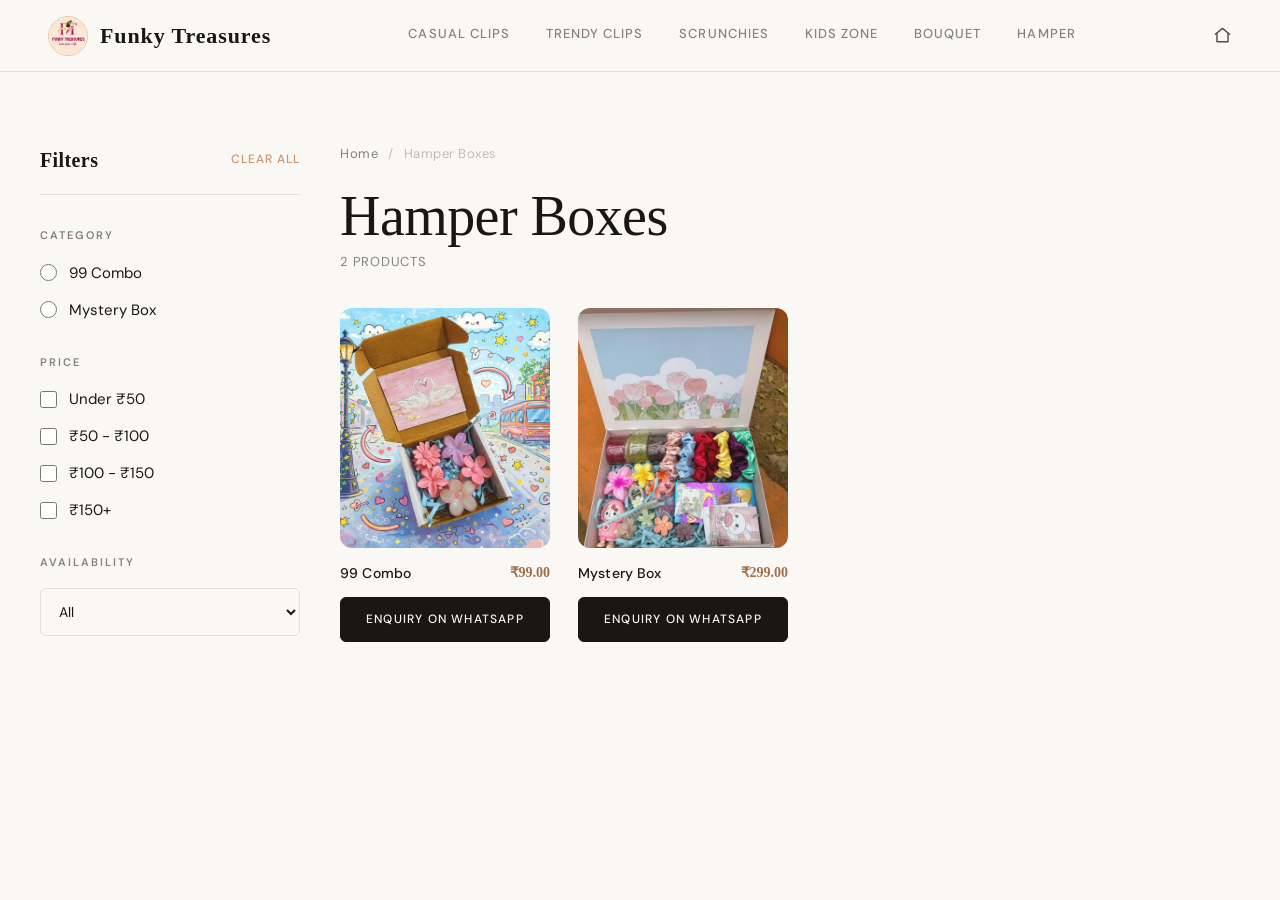
<file: pages/hampers.html>
<!DOCTYPE html>
<html lang="en">
<head>
    <meta charset="UTF-8">
    <meta name="viewport" content="width=device-width, initial-scale=1.0">
    <title>Hamper Boxes | Funky Treasures</title>
    <link rel="stylesheet" href="../style.css">
</head>
<body>

    <header class="top-navbar">
        <div class="logo-container">
            <img src="../images/logo/logo.png" alt="Funky Teasures Logo">
            <h1>Funky Treasures</h1>
        </div>

        <nav class="main-nav">
            <a href="casual-clips.html">Casual Clips</a>
            <a href="trendy-clips.html">Trendy Clips</a>
            <a href="scrunchies.html">Scrunchies</a>
            <a href="kids-zone.html">Kids Zone</a>
            <a href="bouquet.html">Bouquet</a>
            <a href="hampers.html">Hamper</a>
        </nav>

        <div class="nav-icons">
            <a href="../index.html" title="Home" aria-label="Home">
                <svg viewBox="0 0 24 24" fill="none" stroke="currentColor" stroke-width="1.8" stroke-linecap="round" stroke-linejoin="round">
                    <path d="M3 10.5L12 3l9 7.5"></path>
                    <path d="M5 9.5V20h14V9.5"></path>
                </svg>
            </a>

            <!-- <a href="../index.html" id="openSearch" title="Search" aria-label="Search">
                <svg viewBox="0 0 24 24" fill="none" stroke="currentColor" stroke-width="1.8" stroke-linecap="round" stroke-linejoin="round">
                    <circle cx="11" cy="11" r="7"></circle>
                    <path d="M20 20l-3.5-3.5"></path>
                </svg>
            </a>

            <a href="#" title="Profile" aria-label="Profile">
                <svg viewBox="0 0 24 24" fill="none" stroke="currentColor" stroke-width="1.8" stroke-linecap="round" stroke-linejoin="round">
                    <circle cx="12" cy="8" r="4"></circle>
                    <path d="M4 20c1.8-3.5 5-5 8-5s6.2 1.5 8 5"></path>
                </svg>
            </a>

            <a href="#" title="Cart" aria-label="Cart">
                <svg viewBox="0 0 24 24" fill="none" stroke="currentColor" stroke-width="1.8" stroke-linecap="round" stroke-linejoin="round">
                    <path d="M6 6h15l-1.2 7H8.2L6.8 8H4"></path>
                    <circle cx="9" cy="18" r="1.5"></circle>
                    <circle cx="18" cy="18" r="1.5"></circle>
                </svg>
            </a> -->
        </div>
    </header>

    <main class="category-layout">
        <!-- LEFT FILTER -->
        <aside class="filter-sidebar">
            <div class="filter-top">
                <h3>Filters</h3>
                <a href="#">Clear All</a>
            </div>

            <div class="filter-group">
    <h4>Category</h4>
    <label><input type="radio" name="hamper-category" value="99 Combo"> 99 Combo</label>
    <label><input type="radio" name="hamper-category" value="Mystery Box"> Mystery Box</label>
</div>


<div class="filter-group">
                <h4>Price</h4>
                <label><input type="checkbox"> Under ₹50</label>
                <label><input type="checkbox"> ₹50 - ₹100</label>
                <label><input type="checkbox"> ₹100 - ₹150</label>
                <label><input type="checkbox"> ₹150+</label>
            </div>

            <div class="filter-group">
                <h4>Availability</h4>
                <select>
                    <option>All</option>
                    <option>In Stock</option>
                    <option>Out of Stock</option>
                </select>
            </div>
          
        </aside>

        <!-- RIGHT CONTENT -->
        <section class="category-main-content">
            <div class="category-breadcrumb">
                <a href="../index.html">Home</a>
                <span>/</span>
                <span>Hamper Boxes</span>
            </div>

            <div class="category-header">
                <h2>Hamper Boxes</h2>
                <p>2 products</p>
            </div>

            <div class="category-products-grid exact-grid">
            <div class="category-product-card" data-category="99 Combo" data-price="99" data-stock="in">
                <a href="product.html?item=99-combo"><img src="../images/products/swan-garden-hamper.jpg" alt="99 Combo"></a>
            
                <div class="category-product-info">
                    <a href="product.html?item=99-combo">99 Combo</a>
                    <p>₹99.00</p>
                    <!-- <p>Clips design will be get changed based on the prodcut availability</p>

                    <ul class="product-items-list">
                        <li>1 big size clip</li>
                        <li>1 medium size clip</li>
                        <li>2 small size clip</li>
                        <li>2 mini clips</li>
                    </ul> -->
                </div>

                <a href="https://wa.me/919363620112?text=Hi%20I%20want%20to%20order%2099%20Combo" target="_blank" class="category-whatsapp-btn">
                    Enquiry on WhatsApp
                </a>
            </div>

    <div class="category-product-card" data-category="Mystery Box" data-price="299" data-stock="in">
        <a href="product.html?item=mystery-box"><img src="../images/products/bunny-bliss-hamper.jpg" alt="Mystery Box"></a>
        <div class="category-product-info">
            <a href="product.html?item=mystery-box">Mystery Box</a>
            <p>₹299.00</p>
            <!-- <p>Mystery Clip Box  filled with our best-selling & trending clips
Perfect for gifting or treating yourself</p> -->
        </div>
        <a href="https://wa.me/919363620112?text=Hi%20I%20want%20to%20order%20299%20Combo" target="_blank" class="category-whatsapp-btn">Enquiry on WhatsApp</a>
    </div>
</div>
        </section>
    </main>
<script src="../filter.js"></script>
</body>
</html>
</file>
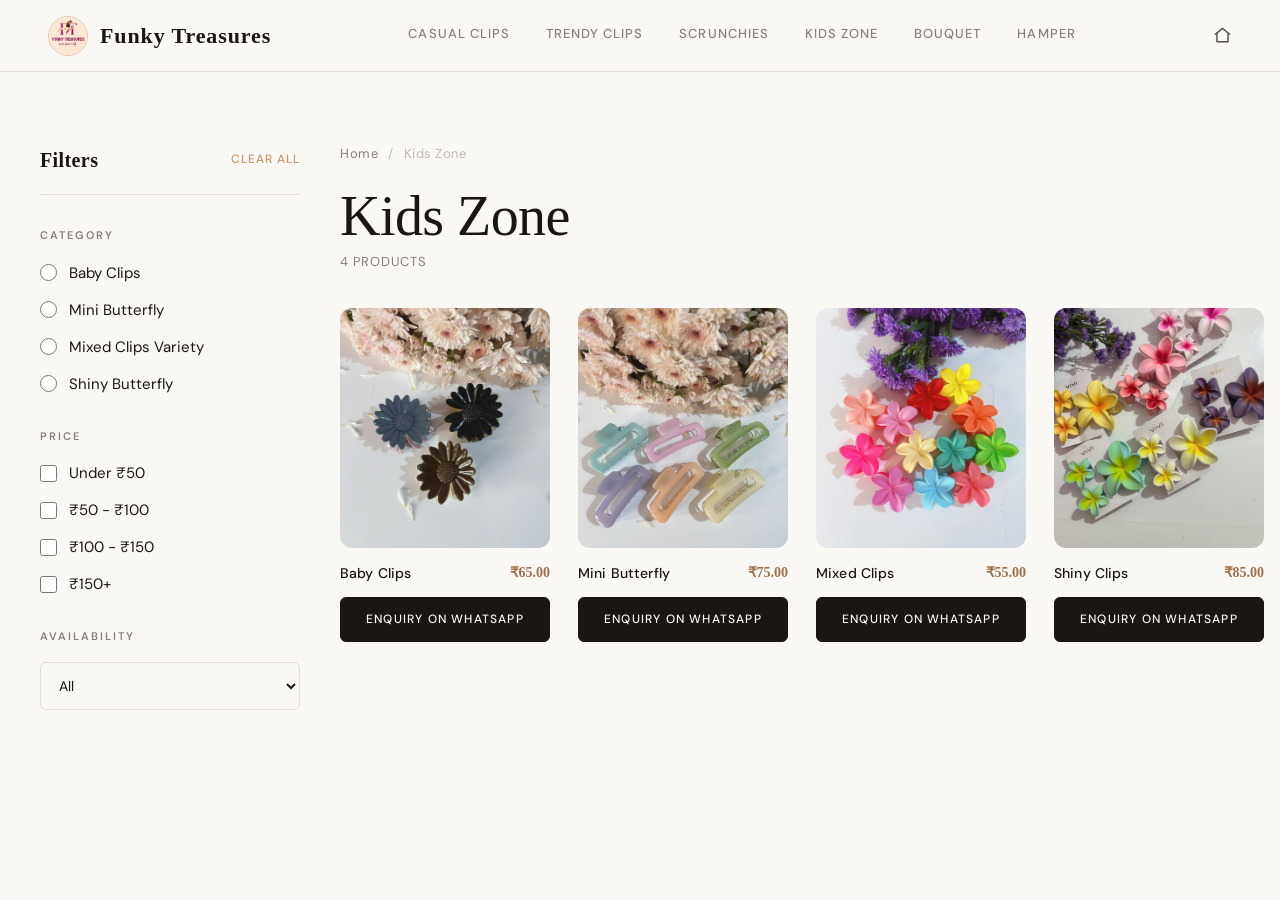
<file: pages/kids-zone.html>
<!DOCTYPE html>
<html lang="en">
<head>
    <meta charset="UTF-8">
    <meta name="viewport" content="width=device-width, initial-scale=1.0">
    <title>Kids Zone | Funky Treasures</title>
    <link rel="stylesheet" href="../style.css">
</head>
<body>

    <header class="top-navbar">
        <div class="logo-container">
            <img src="../images/logo/logo.png" alt="Funky Teasures Logo">
            <h1>Funky Treasures</h1>
        </div>
        <nav class="main-nav">
            <a href="casual-clips.html">Casual Clips</a>
            <a href="trendy-clips.html">Trendy Clips</a>
            <a href="scrunchies.html">Scrunchies</a>
            <a href="kids-zone.html">Kids Zone</a>
            <a href="bouquet.html">Bouquet</a>
            <a href="hampers.html">Hamper</a>
        </nav>

        <div class="nav-icons">
            <a href="../index.html" title="Home" aria-label="Home">
                <svg viewBox="0 0 24 24" fill="none" stroke="currentColor" stroke-width="1.8" stroke-linecap="round" stroke-linejoin="round">
                    <path d="M3 10.5L12 3l9 7.5"></path>
                    <path d="M5 9.5V20h14V9.5"></path>
                </svg>
            </a>

            <!-- <a href="../index.html" id="openSearch" title="Search" aria-label="Search">
                <svg viewBox="0 0 24 24" fill="none" stroke="currentColor" stroke-width="1.8" stroke-linecap="round" stroke-linejoin="round">
                    <circle cx="11" cy="11" r="7"></circle>
                    <path d="M20 20l-3.5-3.5"></path>
                </svg>
            </a>

            <a href="#" title="Profile" aria-label="Profile">
                <svg viewBox="0 0 24 24" fill="none" stroke="currentColor" stroke-width="1.8" stroke-linecap="round" stroke-linejoin="round">
                    <circle cx="12" cy="8" r="4"></circle>
                    <path d="M4 20c1.8-3.5 5-5 8-5s6.2 1.5 8 5"></path>
                </svg>
            </a>

            <a href="#" title="Cart" aria-label="Cart">
                <svg viewBox="0 0 24 24" fill="none" stroke="currentColor" stroke-width="1.8" stroke-linecap="round" stroke-linejoin="round">
                    <path d="M6 6h15l-1.2 7H8.2L6.8 8H4"></path>
                    <circle cx="9" cy="18" r="1.5"></circle>
                    <circle cx="18" cy="18" r="1.5"></circle>
                </svg>
            </a> -->
        </div>
    </header>

    <main class="category-layout">
        <aside class="filter-sidebar">
            <div class="filter-top">
                <h3>Filters</h3>
                <a href="#">Clear All</a>
            </div>

          <div class="filter-group">
    <h4>Category</h4>
    <label><input type="radio" name="casual-category" value="Baby Clips"> Baby Clips</label>
    <label><input type="radio" name="casual-category" value="Mini Butterfly"> Mini Butterfly</label>
    <label><input type="radio" name="casual-category" value="Mixed Clip Variety"> Mixed Clips Variety</label>
    <label><input type="radio" name="casual-category" value="Shiny Butterfly"> Shiny Butterfly</label>
</div>
           

<div class="filter-group">
                <h4>Price</h4>
                <label><input type="checkbox"> Under ₹50</label>
                <label><input type="checkbox"> ₹50 - ₹100</label>
                <label><input type="checkbox"> ₹100 - ₹150</label>
                <label><input type="checkbox"> ₹150+</label>
            </div>

            <div class="filter-group">
                <h4>Availability</h4>
                <select>
                    <option>All</option>
                    <option>In Stock</option>
                    <option>Out of Stock</option>
                </select>
            </div>
        </aside>

        <section class="category-main-content">
            <div class="category-breadcrumb">
                <a href="../index.html">Home</a>
                <span>/</span>
                <span>Kids Zone</span>
            </div>

            <div class="category-header">
                <h2>Kids Zone</h2>
                <p>4 products</p>
            </div>

           <div class="category-products-grid exact-grid">
    <!-- Baby Clips -->
    <div class="category-product-card" data-category="Baby Clips" data-price="65" data-stock="in">
        <a href="product.html?item=baby-clips"><img src="../images/products/matte-clips.jpg" alt="Matte Clips"></a>
        <div class="category-product-info">
            <a href="product.html?item=baby-clips">Baby Clips</a>
            <p>₹65.00</p>
        </div>
        <a href="https://wa.me/919363620112?text=Hi%20I%20want%20to%20order%20Baby%20Clips" target="_blank" class="category-whatsapp-btn">Enquiry on WhatsApp</a>
    </div>

    <!-- Mini Butterfly -->
    <div class="category-product-card" data-category="Mini Butterfly" data-price="75" data-stock="in">
        <a href="product.html?item=mini-butterfly"><img src="../images/products/everyday-clips.jpg" alt="Everyday Clips"></a>
        <div class="category-product-info">
            <a href="product.html?item=mini-butterfly">Mini Butterfly</a>
            <p>₹75.00</p>
        </div>
        <a href="https://wa.me/919363620112?text=Hi%20I%20want%20to%20order%20Mini%20Butterfly" target="_blank" class="category-whatsapp-btn">Enquiry on WhatsApp</a>
    </div>

    <!-- Mixed Clip Variety -->
    <div class="category-product-card" data-category="Mixed Clip Variety" data-price="55" data-stock="in">
        <a href="product.html?item=mixed-clips"><img src="../images/products/mini-casual-clips.jpg" alt="Mini Casual Clips"></a>
        <div class="category-product-info">
            <a href="product.html?item=mixed-clips">Mixed Clips</a>
            <p>₹55.00</p>
        </div>
        <a href="https://wa.me/919363620112?text=Hi%20I%20want%20to%20order%20Mixed%20Clip%20Variety" target="_blank" class="category-whatsapp-btn">Enquiry on WhatsApp</a>
    </div>

    <!-- Shiny Butterfly -->
    <div class="category-product-card" data-category="Shiny Butterfly" data-price="85" data-stock="in">
        <a href="product.html?item=shiny-butterfly"><img src="../images/products/soft-tone-clips.jpg" alt="Soft Tone Clips"></a>
        <div class="category-product-info">
            <a href="product.html?item=shiny-butterfly">Shiny Clips</a>
            <p>₹85.00</p>
        </div>
        <a href="https://wa.me/919363620112?text=Hi%20I%20want%20to%20order%20Shiny%20Butterfly" target="_blank" class="category-whatsapp-btn">Enquiry on WhatsApp</a>
    </div>
</div>
        </section>
    </main>
<script src="../filter.js"></script>
</body>
</html>
</file>
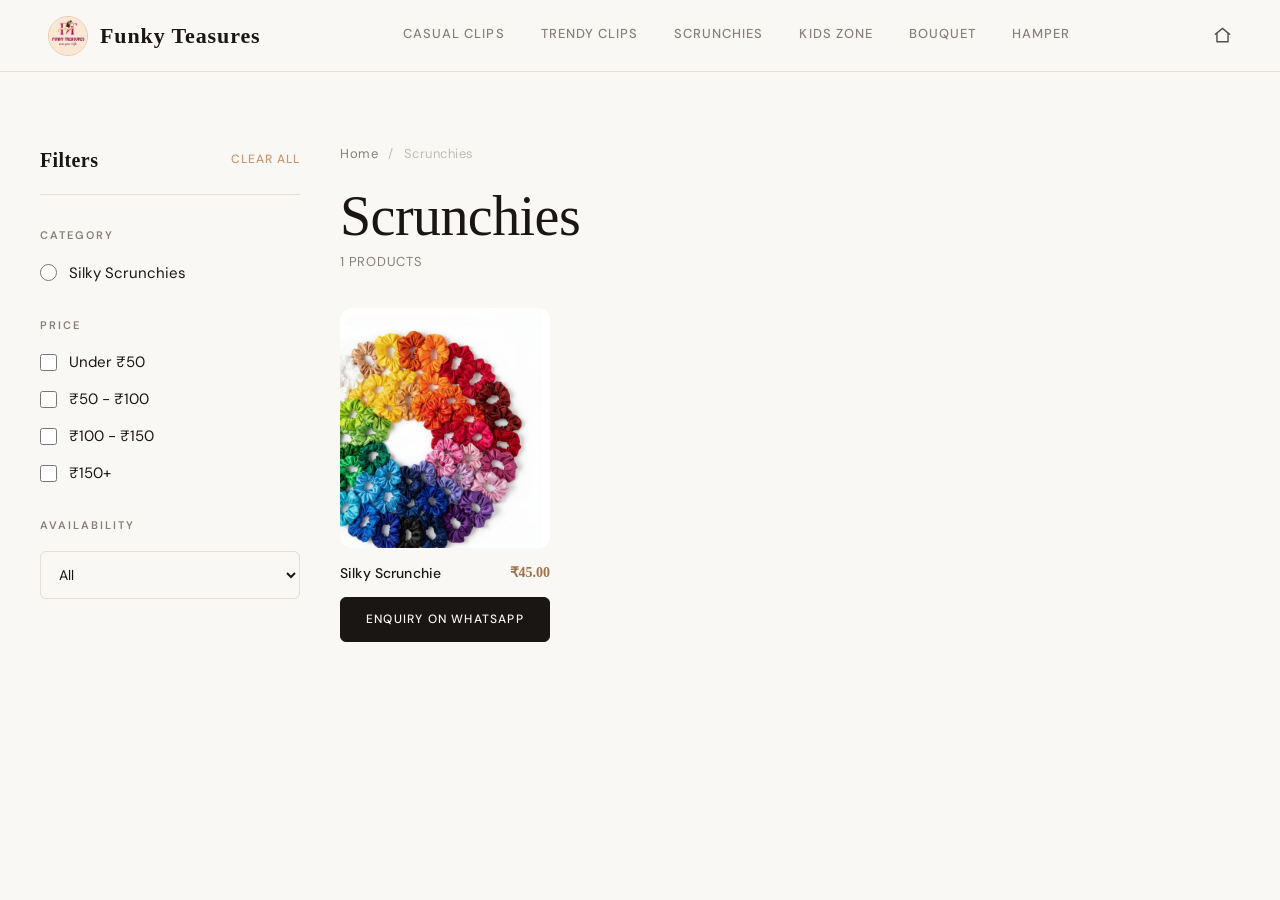
<file: pages/scrunchies.html>
<!DOCTYPE html>
<html lang="en">
<head>
    <meta charset="UTF-8">
    <meta name="viewport" content="width=device-width, initial-scale=1.0">
    <title>Scrunchies | Funky Treasures</title>
    <link rel="stylesheet" href="../style.css">
</head>
<body>

    <header class="top-navbar">
        <div class="logo-container">
            <img src="../images/logo/logo.png" alt="Funky Teasures Logo">
            <h1>Funky Teasures</h1>
        </div>

        <nav class="main-nav">
            <a href="casual-clips.html">Casual Clips</a>
            <a href="trendy-clips.html">Trendy Clips</a>
            <a href="scrunchies.html">Scrunchies</a>
            <a href="kids-zone.html">Kids Zone</a>
            <a href="bouquet.html">Bouquet</a>
            <a href="hampers.html">Hamper</a>
        </nav>


        <div class="nav-icons">
            <a href="../index.html" title="Home" aria-label="Home">
                <svg viewBox="0 0 24 24" fill="none" stroke="currentColor" stroke-width="1.8" stroke-linecap="round" stroke-linejoin="round">
                    <path d="M3 10.5L12 3l9 7.5"></path>
                    <path d="M5 9.5V20h14V9.5"></path>
                </svg>
            </a>

            <!-- <a href="../index.html" id="openSearch" title="Search" aria-label="Search">
                <svg viewBox="0 0 24 24" fill="none" stroke="currentColor" stroke-width="1.8" stroke-linecap="round" stroke-linejoin="round">
                    <circle cx="11" cy="11" r="7"></circle>
                    <path d="M20 20l-3.5-3.5"></path>
                </svg>
            </a>

            <a href="#" title="Profile" aria-label="Profile">
                <svg viewBox="0 0 24 24" fill="none" stroke="currentColor" stroke-width="1.8" stroke-linecap="round" stroke-linejoin="round">
                    <circle cx="12" cy="8" r="4"></circle>
                    <path d="M4 20c1.8-3.5 5-5 8-5s6.2 1.5 8 5"></path>
                </svg>
            </a>

            <a href="#" title="Cart" aria-label="Cart">
                <svg viewBox="0 0 24 24" fill="none" stroke="currentColor" stroke-width="1.8" stroke-linecap="round" stroke-linejoin="round">
                    <path d="M6 6h15l-1.2 7H8.2L6.8 8H4"></path>
                    <circle cx="9" cy="18" r="1.5"></circle>
                    <circle cx="18" cy="18" r="1.5"></circle>
                </svg>
            </a> -->
        </div>
    </header>

    <main class="category-layout">
        <aside class="filter-sidebar">
            <div class="filter-top">
                <h3>Filters</h3>
                <a href="#">Clear All</a>
            </div>

            <div class="filter-group">
                <h4>Category</h4>
                <label><input type="radio" name="scrunchie-category" value="Silky Scrunchies"> Silky Scrunchies</label>
                <!-- <label><input type="radio" name="scrunchie-category"> Skinny Scrunchies</label>
                <label><input type="radio" name="scrunchie-category"> Printed Scrunchies</label>
                <label><input type="radio" name="scrunchie-category"> Bow Scrunchies</label>
                <label><input type="radio" name="scrunchie-category"> Bunny Tail Scrunchies</label>
                <label><input type="radio" name="scrunchie-category"> Mini Tail Scrunchies</label> -->
            </div>

<div class="filter-group">
                <h4>Price</h4>
                <label><input type="checkbox"> Under ₹50</label>
                <label><input type="checkbox"> ₹50 - ₹100</label>
                <label><input type="checkbox"> ₹100 - ₹150</label>
                <label><input type="checkbox"> ₹150+</label>
            </div>

            <div class="filter-group">
                <h4>Availability</h4>
                <select>
                    <option>All</option>
                    <option>In Stock</option>
                    <option>Out of Stock</option>
                </select>
            </div>

            <!-- <div class="filter-group">
                <h4>Sort By</h4>
                <select>
                    <option>Featured</option>
                    <option>Price: Low to High</option>
                    <option>Price: High to Low</option>
                </select>
            </div>  -->
        </aside>

        <section class="category-main-content">
            <div class="category-breadcrumb">
                <a href="../index.html">Home</a>
                <span>/</span>
                <span>Scrunchies</span>
            </div>

            <div class="category-header">
                <h2>Scrunchies</h2>
                <p>1 products</p>
            </div>

            <div class="category-products-grid exact-grid">
                <div class="category-product-card"
     data-category="Silky Scrunchies"
     data-price="45"
     data-stock="in">
                    <a href="product.html?item=silky-scrunchie">
                    <img src="../images/products/plain-scrunchie.jpg" alt="Silky Scrunchie">
                </a>
                    <div class="category-product-info">
                       <a href="product.html?item=silky-scrunchie">Silky Scrunchie</a>
                        <p>₹45.00</p>
                    </div>
                    <a href="https://wa.me/919363620112?text=Hi%20I%20want%20to%20order%20Plain%20Scrunchies" target="_blank" class="category-whatsapp-btn">Enquiry on WhatsApp</a>
                </div>

                <!-- <div class="category-product-card">
                    <a href="product.html?item=skinny-scrunchie">
                    <img src="../images/products/skinny-scrunchie.jpg" alt="Skinny Scrunchies">
                </a>
                    <div class="category-product-info">
                         <a href="product.html?item=skinny-scrunchie">Skinny Scrunchies</a>
                        <p>₹20.00</p>
                    </div>
                    <a href="https://wa.me/919363620112?text=Hi%20I%20want%20to%20order%20Skinny%20Scrunchies" target="_blank" class="category-whatsapp-btn">Enquiry on WhatsApp</a>
                </div>

                <div class="category-product-card">
                     <a href="product.html?item=printed-scrunchie">
                    <img src="../images/products/printed-scrunchie.jpg" alt="Printed Scrunchies">
                </a>
                    <div class="category-product-info">
                         <a href="product.html?item=printed-scrunchie">Printed Scrunchies</a>
                        <p>₹85.00</p>
                    </div>
                    <a href="https://wa.me/919363620112?text=Hi%20I%20want%20to%20order%20Printed%20Scrunchies" target="_blank" class="category-whatsapp-btn">Enquiry on WhatsApp</a>
                </div>

                <div class="category-product-card">
                    <a href="product.html?item=bow-scrunchie">
                    <img src="../images/products/bow-scrunchie.jpg" alt="Bow Scrunchies">
                </a>
                    <div class="category-product-info">
                         <a href="product.html?item=bow-scrunchie">Bow Scrunchies</a>
                        <p>₹80.00</p>
                    </div>
                    <a href="https://wa.me/919363620112?text=Hi%20I%20want%20to%20order%20Bow%20Scrunchies" target="_blank" class="category-whatsapp-btn">Enquiry on WhatsApp</a>
                </div>

                <div class="category-product-card">
                    <a href="product.html?item=bunny-tail-scrunchie">
                    <img src="../images/products/bunny-tail-scrunchie.jpg" alt="Bunny Tail Scrunchies">
                    </a>
                    <div class="category-product-info">
                        <a href="product.html?item=bunny-tail-scrunchie">Bunny Tail Scrunchies</a>
                        <p>₹95.00</p>
                    </div>
                    <a href="https://wa.me/919363620112?text=Hi%20I%20want%20to%20order%20Bunny%20Tail%20Scrunchies" target="_blank" class="category-whatsapp-btn">Enquiry on WhatsApp</a>
                </div>

                <div class="category-product-card">
                    <a href="product.html?item=mini-tail-scrunchie">
                    <img src="../images/products/mini-tail-scrunchie.jpg" alt="Mini Tail Scrunchies">
                </a>
                    <div class="category-product-info">
                       <a href="product.html?item=mini-tail-scrunchie">Mini Tail Scrunchies</a>
                        <p>₹70.00</p>
                    </div>
                    <a href="https://wa.me/919363620112?text=Hi%20I%20want%20to%20order%20Mini%20Tail%20Scrunchies" target="_blank" class="category-whatsapp-btn">Enquiry on WhatsApp</a>
                </div>
            </div> -->
        </section>
    </main>
<script src="../filter.js"></script>
</body>
</html>
</file>
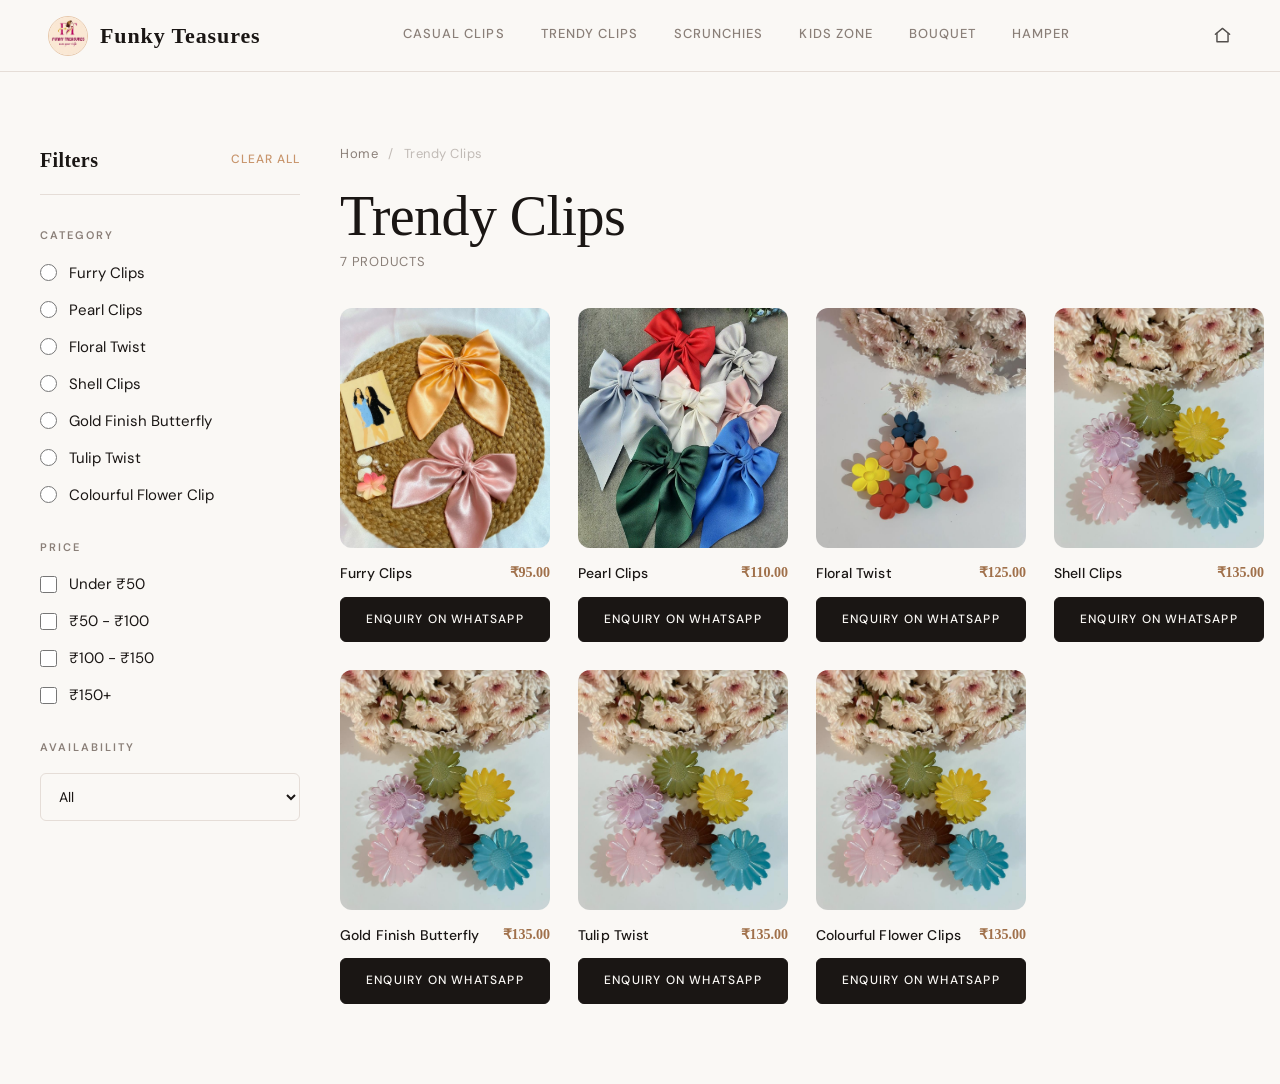
<file: pages/trendy-clips.html>
<!DOCTYPE html>
<html lang="en">
<head>
    <meta charset="UTF-8">
    <meta name="viewport" content="width=device-width, initial-scale=1.0">
    <title>Trendy Clips | Funky Treasures</title>
    <link rel="stylesheet" href="../style.css">
</head>
<body>

    <header class="top-navbar">
        <div class="logo-container">
            <img src="../images/logo/logo.png" alt="Funky Teasures Logo">
            <h1>Funky Teasures</h1>
        </div>

        <nav class="main-nav">
            <a href="casual-clips.html">Casual Clips</a>
            <a href="trendy-clips.html">Trendy Clips</a>
            <a href="scrunchies.html">Scrunchies</a>
            <a href="kids-zone.html">Kids Zone</a>
            <a href="bouquet.html">Bouquet</a>
            <a href="hampers.html">Hamper</a>
        </nav>

        <div class="nav-icons">
            <a href="../index.html" title="Home" aria-label="Home">
                <svg viewBox="0 0 24 24" fill="none" stroke="currentColor" stroke-width="1.8" stroke-linecap="round" stroke-linejoin="round">
                    <path d="M3 10.5L12 3l9 7.5"></path>
                    <path d="M5 9.5V20h14V9.5"></path>
                </svg>
            </a>

            <!-- <a href="../index.html" id="searchModal" title="Search" aria-label="Search">
                <svg viewBox="0 0 24 24" fill="none" stroke="currentColor" stroke-width="1.8" stroke-linecap="round" stroke-linejoin="round">
                    <circle cx="11" cy="11" r="7"></circle>
                    <path d="M20 20l-3.5-3.5"></path>
                </svg>
            </a>

            <a href="#" title="Profile" aria-label="Profile">
                <svg viewBox="0 0 24 24" fill="none" stroke="currentColor" stroke-width="1.8" stroke-linecap="round" stroke-linejoin="round">
                    <circle cx="12" cy="8" r="4"></circle>
                    <path d="M4 20c1.8-3.5 5-5 8-5s6.2 1.5 8 5"></path>
                </svg>
            </a>

            <a href="#" title="Cart" aria-label="Cart">
                <svg viewBox="0 0 24 24" fill="none" stroke="currentColor" stroke-width="1.8" stroke-linecap="round" stroke-linejoin="round">
                    <path d="M6 6h15l-1.2 7H8.2L6.8 8H4"></path>
                    <circle cx="9" cy="18" r="1.5"></circle>
                    <circle cx="18" cy="18" r="1.5"></circle>
                </svg>
            </a> -->
        </div>
    </header>

    <main class="category-layout">
        <aside class="filter-sidebar">
            <div class="filter-top">
                <h3>Filters</h3>
                <a href="#">Clear All</a>
            </div>

            <div class="filter-group">
                <h4>Category</h4>
                <label><input type="radio" name="trendy-category" value="Furry Clips"> Furry Clips</label>
                <label><input type="radio" name="trendy-category" value="Pearl Clips"> Pearl Clips</label>
                <label><input type="radio" name="trendy-category" value="Floral Twist"> Floral Twist</label>
                <label><input type="radio" name="trendy-category" value="Shell Clips"> Shell Clips</label>
                <label><input type="radio" name="trendy-category" value="Gold Finish Butterfly">Gold Finish Butterfly</label>
                <label><input type="radio" name="trendy-category" value="Tulip Twist">Tulip Twist</label>
                <label><input type="radio" name="trendy-category" value="Colourful Flower Clip" >Colourful Flower Clip</label>
            </div>

            <div class="filter-group">
                <h4>Price</h4>
                <label><input type="checkbox"> Under ₹50</label>
                <label><input type="checkbox"> ₹50 - ₹100</label>
                <label><input type="checkbox"> ₹100 - ₹150</label>
                <label><input type="checkbox"> ₹150+</label>
            </div>

            <div class="filter-group">
                <h4>Availability</h4>
                <select>
                    <option>All</option>
                    <option>In Stock</option>
                    <option>Out of Stock</option>
                </select>
            </div>

            <!-- <div class="filter-group">
                <h4>Sort By</h4>
                <select>
                    <option>Featured</option>
                    <option>Price: Low to High</option>
                    <option>Price: High to Low</option>
                </select>
            </div> -->
        </aside>

        <section class="category-main-content">
            <div class="category-breadcrumb">
                <a href="../index.html">Home</a>
                <span>/</span>
                <span>Trendy Clips</span>
            </div>

            <div class="category-header">
                <h2>Trendy Clips</h2>
                <p>7 products</p>
            </div>

            <div class="category-products-grid exact-grid">
                <div class="category-product-card"
                    data-category="Furry Clips"
                    data-price="95"
                    data-stock="in">
                    <a href="product.html?item=furry-clips"><img src="../images/products/butterfly-clips.jpg" alt="Butterfly Clips"></a>
                    <div class="category-product-info">
                        <a href="product.html?item=furry-clips">Furry Clips</a>
                        <p>₹95.00</p>
                    </div>
                    <a href="https://wa.me/919363620112?text=Hi%20I%20want%20to%20order%20Butterfly%20Clips" target="_blank" class="category-whatsapp-btn">Enquiry on WhatsApp</a>
                </div>

                <div class="category-product-card"
     data-category="Pearl Clips"
     data-price="110"
     data-stock="in">
                    <a href="product.html?item=pearl-clips"><img src="../images/products/pearl-clips.jpg" alt="Pearl Clips"></a>
                    <div class="category-product-info">
                        <a href="product.html?item=pearl-clips">Pearl Clips</a>
                        <p>₹110.00</p>
                    </div>
                    <a href="https://wa.me/919363620112?text=Hi%20I%20want%20to%20order%20Pearl%20Clips" target="_blank" class="category-whatsapp-btn">Enquiry on WhatsApp</a>
                </div>

                <div class="category-product-card"
     data-category="Floral Twist"
     data-price="125"
     data-stock="in">
                    <a href="product.html?item=floral-twist"><img src="../images/products/korean-trend-clips.jpg" alt="Korean Trend Clips"></a>
                    <div class="category-product-info">
                         <a href="product.html?item=floral-twist">Floral Twist</a>
                        <p>₹125.00</p>
                    </div>
                    <a href="https://wa.me/919363620112?text=Hi%20I%20want%20to%20order%20Korean%20Trend%20Clips" target="_blank" class="category-whatsapp-btn">Enquiry on WhatsApp</a>
                </div>

               <div class="category-product-card"
     data-category="Shell Clips"
     data-price="135"
     data-stock="in">
                     <a href="product.html?item=shell-clips"><img src="../images/products/statement-clips.jpg" alt="Statement Clips"></a>
                    <div class="category-product-info">
                        <a href="product.html?item=shell-clips">Shell Clips</a>
                        <p>₹135.00</p>
                    </div>
                    <a href="https://wa.me/919363620112?text=Hi%20I%20want%20to%20order%20Statement%20Clips" target="_blank" class="category-whatsapp-btn">Enquiry on WhatsApp</a>
                </div>

               <div class="category-product-card"
     data-category="Gold Finish Butterfly"
     data-price="135"
     data-stock="in">
                    <a href="product.html?item=gold-butterfly"><img src="../images/products/statement-clips.jpg" alt="Statement Clips"></a>
                    <div class="category-product-info">
                        <a href="product.html?item=gold-butterfly">Gold Finish Butterfly</a>
                        <p>₹135.00</p>
                    </div>
                    <a href="https://wa.me/919363620112?text=Hi%20I%20want%20to%20order%20Statement%20Clips" target="_blank" class="category-whatsapp-btn">Enquiry on WhatsApp</a>
                </div>

                <div class="category-product-card"
     data-category="Tulip Twist"
     data-price="135"
     data-stock="in">
                    <a href="product.html?item=tulip-twist"><img src="../images/products/statement-clips.jpg" alt="Statement Clips"></a>
                    <div class="category-product-info">
                        <a href="product.html?item=tulip-twist">Tulip Twist</a>
                        <p>₹135.00</p>
                    </div>
                    <a href="https://wa.me/919363620112?text=Hi%20I%20want%20to%20order%20Statement%20Clips" target="_blank" class="category-whatsapp-btn">Enquiry on WhatsApp</a>
                </div>

                <div class="category-product-card"
     data-category="Colourful Flower Clip"
     data-price="95"
     data-stock="in">
                    <a href="product.html?item=colorful-flower"><img src="../images/products/statement-clips.jpg" alt="Statement Clips"></a>
                    <div class="category-product-info">
                        <a href="product.html?item=colorful-flower">Colourful Flower Clips</a>
                        <p>₹135.00</p>
                    </div>
                    <a href="https://wa.me/919363620112?text=Hi%20I%20want%20to%20order%20Statement%20Clips" target="_blank" class="category-whatsapp-btn">Enquiry on WhatsApp</a>
                </div>
            </div>
        </section>
    </main>
<script src="../filter.js"></script>

</body>
</html>
</file>
<file: style.css>
/* ============================================================
   FUNKY TREASURES — LUXURY REDESIGN
   Palette: Deep charcoal + warm ivory + rose gold accent
   Typography: Cormorant Garamond (display) + DM Sans (body)
   ============================================================ */

@import url('https://fonts.googleapis.com/css2?family=Cormorant+Garamond:ital,wght@0,300;0,400;0,500;0,600;0,700;1,300;1,400;1,600&family=DM+Sans:wght@300;400;500;600&display=swap');

:root {
  --ink:        #1a1614;          /* near-black warm */
  --ivory:      #faf8f5;          /* warm off-white */
  --ivory-mid:  #f2ede8;          /* slightly darker ivory */
  --gold:       #c8956c;          /* warm rose gold */
  --gold-light: #e8c9ac;          /* pale gold tint */
  --gold-dark:  #a0704a;          /* deep gold */
  --blush:      #f5e8e4;          /* soft blush */
  --muted:      #8a7f78;          /* warm gray */
  --border:     #e5ddd7;          /* soft border */
  --white:      #ffffff;

  --font-display: 'Playfair Display', serif;
  --font-body:    'DM Sans', system-ui, sans-serif;

  --radius-sm:  6px;
  --radius-md:  12px;
  --radius-lg:  20px;

  --shadow-soft: 0 2px 20px rgba(26,22,20,0.06);
  --shadow-mid:  0 8px 40px rgba(26,22,20,0.10);
  --shadow-lift: 0 16px 60px rgba(26,22,20,0.14);
}

/* ============ RESET ============ */
*, *::before, *::after { margin: 0; padding: 0; box-sizing: border-box; }
html { scroll-behavior: smooth; }

body {
  font-family: var(--font-body);
  background: var(--ivory);
  color: var(--ink);
  line-height: 1.6;
  -webkit-font-smoothing: antialiased;
}

/* ============================================================
   NAVBAR
   ============================================================ */
.top-navbar {
  display: grid;
  grid-template-columns: auto 1fr auto;
  align-items: center;
  padding: 0 48px;
  height: 72px;
  background: var(--ivory);
  border-bottom: 1px solid var(--border);
  position: sticky;
  top: 0;
  z-index: 100;
  backdrop-filter: blur(8px);
}

/* Logo */
.logo-container {
  display: flex;
  align-items: center;
  gap: 12px;
  text-decoration: none;
}

.logo-container img {
  width: 40px;
  height: 40px;
  border-radius: 50%;
  object-fit: cover;
  border: 1.5px solid var(--gold-light);
}

.logo-container h1 {
  font-family: var(--font-display);
  font-size: 22px;
  font-weight: 600;
  letter-spacing: 0.04em;
  color: var(--ink);
}

/* Center nav */
.main-nav {
  display: flex;
  justify-content: center;
  gap: 36px;
}

.main-nav a {
  text-decoration: none;
  color: var(--muted);
  font-size: 13px;
  font-weight: 500;
  letter-spacing: 0.08em;
  text-transform: uppercase;
  transition: color 0.25s;
  position: relative;
  padding-bottom: 2px;
}

.main-nav a::after {
  content: '';
  position: absolute;
  bottom: -2px;
  left: 0;
  width: 0;
  height: 1px;
  background: var(--gold);
  transition: width 0.3s ease;
}

.main-nav a:hover {
  color: var(--ink);
}

.main-nav a:hover::after {
  width: 100%;
}

/* Icons */
.nav-icons {
  display: flex;
  align-items: center;
  justify-content: flex-end;
  gap: 20px;
}

.nav-icons a {
  display: inline-flex;
  align-items: center;
  justify-content: center;
  color: var(--ink);
  text-decoration: none;
  transition: color 0.25s;
  opacity: 0.75;
}

.nav-icons a:hover { opacity: 1; color: var(--gold); }

.nav-icons svg {
  width: 19px;
  height: 19px;
  stroke: currentColor;
}

/* Legacy header fallback */
header {
  display: flex;
  justify-content: space-between;
  align-items: center;
  padding: 18px 48px;
  background: var(--ivory);
  border-bottom: 1px solid var(--border);
}

header h1 {
  font-family: var(--font-display);
  font-size: 22px;
  font-weight: 600;
}

@media (max-width: 768px) {
  .top-navbar {
    padding: 0 20px;
    height: 64px;
  }
  .main-nav { display: none; }
  .logo-container h1 { font-size: 19px; }
}


/* ============================================================
   HERO — LUXURY EDITORIAL
   ============================================================ */
.luxury-hero {
  position: relative;
  min-height: 88vh;
  display: flex;
  align-items: center;
  justify-content: center;
  text-align: center;
  padding: 100px 24px;
  overflow: hidden;
  background: var(--ivory);
}

/* Decorative corner ornaments */
.luxury-hero::before,
.luxury-hero::after {
  content: '';
  position: absolute;
  width: 320px;
  height: 320px;
  border-radius: 50%;
  background: radial-gradient(circle, var(--blush) 0%, transparent 70%);
  pointer-events: none;
}

.luxury-hero::before { top: -80px; left: -80px; }
.luxury-hero::after  { bottom: -80px; right: -80px; }

.hero-content {
  position: relative;
  z-index: 2;
  max-width: 780px;
}

.hero-tag {
  display: inline-block;
  font-family: var(--font-body);
  font-size: 11px;
  letter-spacing: 0.22em;
  color: var(--gold);
  text-transform: uppercase;
  font-weight: 500;
  margin-bottom: 28px;
  padding: 6px 18px;
  border: 1px solid var(--gold-light);
  border-radius: 50px;
}

.luxury-hero h2 {
  font-family: var(--font-display);
  font-size: 72px;
  font-weight: 300;
  line-height: 1.08;
  color: var(--ink);
  margin-bottom: 26px;
  letter-spacing: -0.01em;
}

.luxury-hero h2 em {
  font-style: italic;
  color: var(--gold);
}

.hero-text {
  max-width: 540px;
  margin: 0 auto 40px;
  font-size: 17px;
  color: var(--muted);
  font-weight: 300;
  letter-spacing: 0.01em;
  line-height: 1.8;
}

.luxury-hero .btn {
  display: inline-flex;
  align-items: center;
  gap: 10px;
  padding: 16px 40px;
  background: var(--ink);
  color: var(--ivory);
  text-decoration: none;
  font-size: 12px;
  font-weight: 500;
  letter-spacing: 0.14em;
  text-transform: uppercase;
  border-radius: 0;
  transition: all 0.3s ease;
  position: relative;
  overflow: hidden;
}

.luxury-hero .btn::before {
  content: '';
  position: absolute;
  inset: 0;
  background: var(--gold);
  transform: translateX(-101%);
  transition: transform 0.35s ease;
}

.luxury-hero .btn:hover::before { transform: translateX(0); }
.luxury-hero .btn span { position: relative; z-index: 1; }

@keyframes softFadeUp {
  from { opacity: 0; transform: translateY(20px); }
  to   { opacity: 1; transform: translateY(0); }
}

.hero-tag     { animation: softFadeUp 0.7s ease both; }
.luxury-hero h2 { animation: softFadeUp 0.7s 0.15s ease both; }
.hero-text    { animation: softFadeUp 0.7s 0.28s ease both; }
.luxury-hero .btn { animation: softFadeUp 0.7s 0.4s ease both; }

@media (max-width: 768px) {
  .luxury-hero h2 { font-size: 44px; }
  .hero-text { font-size: 15px; }
}


/* ============================================================
   SHOP BY CATEGORY
   ============================================================ */
.shop-category-section {
  max-width: 1280px;
  margin: 0 auto;
  padding: 90px 40px 100px;
  text-align: center;
}

.category-title {
  font-family: var(--font-display);
  font-size: 13px;
  font-weight: 500;
  letter-spacing: 0.22em;
  text-transform: uppercase;
  color: var(--gold);
  margin-bottom: 14px;
}

.category-subtitle {
  font-family: var(--font-display);
  font-size: 52px;
  font-weight: 300;
  color: var(--ink);
  letter-spacing: -0.01em;
  margin-bottom: 72px;
  line-height: 1.1;
}

/* Grid — index.html uses circular images */
.shop-category-grid {
  display: grid;
  grid-template-columns: repeat(3, 1fr);
  gap: 40px;
  justify-items: center;
}

.shop-category-item {
  text-decoration: none;
  color: var(--ink);
  text-align: center;
  display: flex;
  flex-direction: column;
  align-items: center;
}

.shop-category-item img {
  width: 170px;
  height: 170px;
  object-fit: cover;
  border-radius: 50%;
  margin-bottom: 18px;
  transition: transform 0.4s ease, box-shadow 0.4s ease;
  border: 3px solid transparent;
  box-shadow: var(--shadow-soft);
}

.shop-category-item:hover img {
  transform: scale(1.05);
  border-color: var(--gold-light);
  box-shadow: var(--shadow-mid);
}

.shop-category-item h3 {
  font-family: var(--font-display);
  font-size: 20px;
  font-weight: 500;
  color: var(--ink);
  letter-spacing: 0.02em;
}

/* categories.html uses card layout */
.category-card-content {
  padding: 16px 10px 20px;
  text-align: left;
}

.category-card-content p {
  font-size: 13px;
  line-height: 1.65;
  color: var(--muted);
  margin: 8px 0 16px;
}

.category-card-footer {
  display: flex;
  align-items: center;
  justify-content: space-between;
}

.category-card-footer span:first-child {
  font-size: 12px;
  font-weight: 500;
  letter-spacing: 0.06em;
  text-transform: uppercase;
  color: var(--gold);
}

.category-arrow {
  font-size: 22px;
  color: var(--gold);
  line-height: 1;
  transition: transform 0.25s;
}

.shop-category-item:hover .category-arrow {
  transform: translateX(4px);
}

@media (max-width: 992px) {
  .shop-category-grid { grid-template-columns: repeat(2, 1fr); gap: 30px; }
  .category-subtitle { font-size: 38px; }
}

@media (max-width: 576px) {
  .shop-category-section { padding: 60px 20px 70px; }
  .shop-category-grid { grid-template-columns: repeat(2, 1fr); gap: 22px; }
  .shop-category-item img { width: 130px; height: 130px; }
  .category-subtitle { font-size: 30px; margin-bottom: 40px; }
}


/* ============================================================
   SEARCH MODAL
   ============================================================ */
.search-modal {
  display: none;
  position: fixed;
  inset: 0;
  background: rgba(26, 22, 20, 0.5);
  z-index: 9999;
  justify-content: center;
  align-items: flex-start;
  padding-top: 80px;
  backdrop-filter: blur(4px);
}

.search-modal.active { display: flex; }

.search-box {
  width: 90%;
  max-width: 760px;
  background: var(--white);
  border-radius: var(--radius-lg);
  overflow: hidden;
  box-shadow: var(--shadow-lift);
  border: 1px solid var(--border);
}

.search-top {
  display: flex;
  align-items: center;
  gap: 14px;
  padding: 20px 24px;
  border-bottom: 1px solid var(--border);
}

.search-top input {
  flex: 1;
  height: 52px;
  border: 1.5px solid var(--border);
  border-radius: var(--radius-sm);
  padding: 0 18px;
  font-size: 16px;
  font-family: var(--font-body);
  outline: none;
  background: var(--ivory);
  color: var(--ink);
  transition: border-color 0.2s;
}

.search-top input:focus { border-color: var(--gold); }

.close-search {
  width: 44px;
  height: 44px;
  border: 1px solid var(--border);
  border-radius: 50%;
  background: var(--ivory);
  font-size: 24px;
  cursor: pointer;
  color: var(--ink);
  display: flex;
  align-items: center;
  justify-content: center;
  line-height: 1;
  transition: background 0.2s;
}

.close-search:hover { background: var(--ivory-mid); }

.search-results {
  min-height: 240px;
  max-height: 400px;
  overflow-y: auto;
  padding: 20px 24px;
}

.search-placeholder {
  text-align: center;
  color: var(--muted);
  font-size: 16px;
  margin-top: 70px;
  font-style: italic;
  font-family: var(--font-display);
}

.search-result-item {
  display: block;
  padding: 14px 16px;
  border-bottom: 1px solid var(--border);
  text-decoration: none;
  color: var(--ink);
  transition: background 0.2s;
  border-radius: var(--radius-sm);
}

.search-result-item:hover { background: var(--ivory-mid); }
.search-result-item strong { display: block; font-size: 16px; margin-bottom: 3px; }
.search-result-item span  { color: var(--muted); font-size: 13px; }


/* ============================================================
   CATEGORY PAGE (WITH FILTER SIDEBAR)
   ============================================================ */
.category-layout {
  display: grid;
  grid-template-columns: 260px 1fr;
  gap: 40px;
  max-width: 1380px;
  margin: 0 auto;
  padding: 40px 40px 80px;
}

/* ---- Filter Sidebar ---- */
.filter-sidebar { padding-top: 32px; }

.filter-top {
  display: flex;
  justify-content: space-between;
  align-items: center;
  margin-bottom: 32px;
  padding-bottom: 18px;
  border-bottom: 1px solid var(--border);
}

.filter-top h3 {
  font-family: var(--font-display);
  font-size: 20px;
  font-weight: 600;
  color: var(--ink);
  letter-spacing: 0.02em;
}

.filter-top a {
  text-decoration: none;
  color: var(--gold);
  font-size: 12px;
  font-weight: 500;
  letter-spacing: 0.08em;
  text-transform: uppercase;
  transition: color 0.2s;
}

.filter-top a:hover { color: var(--gold-dark); }

.filter-group { margin-bottom: 32px; }

.filter-group h4 {
  font-size: 11px;
  font-weight: 600;
  color: var(--muted);
  letter-spacing: 0.18em;
  text-transform: uppercase;
  margin-bottom: 16px;
}

.filter-group label {
  display: flex;
  align-items: center;
  gap: 12px;
  font-size: 15px;
  color: var(--ink);
  margin-bottom: 13px;
  cursor: pointer;
  transition: color 0.2s;
}

.filter-group label:hover { color: var(--gold-dark); }

.filter-group input[type="radio"],
.filter-group input[type="checkbox"] {
  width: 17px;
  height: 17px;
  accent-color: var(--gold);
  cursor: pointer;
  flex-shrink: 0;
}

.filter-group select {
  width: 100%;
  height: 48px;
  border: 1px solid var(--border);
  border-radius: var(--radius-sm);
  background: var(--ivory);
  padding: 0 14px;
  font-size: 14px;
  color: var(--ink);
  font-family: var(--font-body);
  outline: none;
  cursor: pointer;
  transition: border-color 0.2s;
}

.filter-group select:focus { border-color: var(--gold); }

/* ---- Category Main Content ---- */
.category-main-content { padding-top: 32px; }

.category-breadcrumb {
  display: flex;
  align-items: center;
  gap: 10px;
  margin-bottom: 22px;
  font-size: 13px;
  color: var(--muted);
  letter-spacing: 0.04em;
}

.category-breadcrumb a {
  text-decoration: none;
  color: var(--muted);
  transition: color 0.2s;
}

.category-breadcrumb a:hover { color: var(--ink); }
.category-breadcrumb span { opacity: 0.5; }

.category-header { margin-bottom: 36px; }

.category-header h2 {
  font-family: var(--font-display);
  font-size: 56px;
  font-weight: 300;
  color: var(--ink);
  margin-bottom: 6px;
  letter-spacing: -0.01em;
  line-height: 1.05;
}

.category-header p {
  font-size: 13px;
  color: var(--muted);
  letter-spacing: 0.06em;
  text-transform: uppercase;
}

/* ---- Product Grid ---- */
.category-products-grid.exact-grid {
  display: grid;
  grid-template-columns: repeat(4, 210px);
  gap: 28px;
  justify-content: start;
}

.category-product-card {
  width: 210px;
  transition: transform 0.3s ease;
}

.category-product-card:hover {
  transform: translateY(-4px);
}

.category-product-card img {
  width: 210px;
  height: 240px;
  object-fit: cover;
  border-radius: var(--radius-md);
  display: block;
  margin-bottom: 14px;
  transition: box-shadow 0.3s ease;
}

.category-product-card:hover img {
  box-shadow: var(--shadow-mid);
}

.category-product-info {
  display: flex;
  justify-content: space-between;
  align-items: flex-start;
  gap: 8px;
  margin-bottom: 12px;
}

.category-product-info h3 {
  font-size: 14px;
  font-weight: 500;
  color: var(--ink);
  line-height: 1.4;
  max-width: 130px;
  letter-spacing: 0.01em;
}

.category-product-info a {
  font-size: 14px;
  font-weight: 500;
  color: var(--ink);
  text-decoration: none;
  letter-spacing: 0.01em;
}

.category-product-info p {
  font-size: 14px;
  font-weight: 600;
  color: var(--gold-dark);
  white-space: nowrap;
  font-family: var(--font-display);
}

.category-whatsapp-btn {
  display: block;
  width: 100%;
  text-align: center;
  padding: 12px 14px;
  background: var(--ink);
  color: var(--ivory);
  text-decoration: none;
  font-size: 12px;
  font-weight: 500;
  letter-spacing: 0.1em;
  text-transform: uppercase;
  border-radius: var(--radius-sm);
  transition: background 0.25s ease, color 0.25s ease;
  border: 1px solid var(--ink);
}

.category-whatsapp-btn:hover {
  background: var(--gold);
  border-color: var(--gold);
  color: var(--white);
}

.disabled-btn {
  background: var(--border) !important;
  border-color: var(--border) !important;
  color: var(--muted) !important;
  pointer-events: none;
  cursor: not-allowed;
}

/* Out of stock */
.stock-badge {
  position: absolute;
  top: 10px;
  left: 10px;
  background: var(--ink);
  color: var(--ivory);
  font-size: 11px;
  font-weight: 600;
  letter-spacing: 0.08em;
  text-transform: uppercase;
  padding: 5px 12px;
  border-radius: 2px;
  z-index: 2;
}

.category-product-card.out-of-stock img { opacity: 0.6; }

.product-image-wrap {
  position: relative;
  width: 100%;
}

.product-image-wrap img { display: block; width: 100%; }

/* Responsive grid */
@media (max-width: 1200px) {
  .category-layout { grid-template-columns: 230px 1fr; }
  .category-products-grid.exact-grid { grid-template-columns: repeat(3, 210px); }
}

@media (max-width: 980px) {
  .category-layout { grid-template-columns: 1fr; gap: 24px; }
  .filter-sidebar, .category-main-content { padding-top: 0; }
  .category-products-grid.exact-grid { grid-template-columns: repeat(2, 210px); }
}

@media (max-width: 640px) {
  .category-layout { padding: 24px 18px 50px; }
  .category-header h2 { font-size: 38px; }
  .category-products-grid.exact-grid { grid-template-columns: 1fr 1fr; gap: 14px; }
  .category-product-card { width: 100%; }
  .category-product-card img { width: 100%; height: 190px; }
}


/* ============================================================
   PRODUCT DETAIL PAGE
   ============================================================ */
.dynamic-product-page {
  max-width: 1200px;
  margin: 0 auto;
  padding: 40px 40px 80px;
}

.product-breadcrumb {
  display: flex;
  align-items: center;
  gap: 10px;
  margin-bottom: 32px;
  font-size: 13px;
  color: var(--muted);
  letter-spacing: 0.04em;
}

.product-breadcrumb a {
  text-decoration: none;
  color: var(--muted);
  transition: color 0.2s;
}

.product-breadcrumb a:hover { color: var(--ink); }

.dynamic-product-layout {
  display: grid;
  grid-template-columns: 1fr 1fr;
  gap: 60px;
  margin-bottom: 80px;
}

.dynamic-product-image img {
  width: 100%;
  border-radius: var(--radius-lg);
  object-fit: cover;
  aspect-ratio: 1 / 1;
  box-shadow: var(--shadow-mid);
}

.dynamic-product-details h2 {
  font-family: var(--font-display);
  font-size: 46px;
  font-weight: 300;
  color: var(--ink);
  margin-bottom: 8px;
  line-height: 1.1;
}

.dynamic-product-code {
  font-size: 12px;
  letter-spacing: 0.12em;
  text-transform: uppercase;
  color: var(--muted);
  margin-bottom: 16px;
}

.dynamic-product-price {
  font-family: var(--font-display);
  font-size: 32px;
  font-weight: 500;
  color: var(--gold-dark);
  margin-bottom: 12px;
}

.dynamic-product-stock {
  font-size: 12px;
  font-weight: 500;
  letter-spacing: 0.1em;
  text-transform: uppercase;
  color: #5a9e6f;
  margin-bottom: 20px;
}

.dynamic-product-desc-short {
  font-size: 15px;
  color: var(--muted);
  line-height: 1.7;
  margin-bottom: 28px;
  padding-bottom: 28px;
  border-bottom: 1px solid var(--border);
}

.dynamic-product-details h4 {
  font-size: 11px;
  font-weight: 600;
  letter-spacing: 0.16em;
  text-transform: uppercase;
  color: var(--muted);
  margin-bottom: 12px;
}

.dynamic-color-options {
  display: flex;
  gap: 10px;
  flex-wrap: wrap;
  margin-bottom: 22px;
}

.dynamic-color-dot {
  width: 26px;
  height: 26px;
  border-radius: 50%;
  border: 2px solid transparent;
  cursor: pointer;
  transition: border-color 0.2s, transform 0.2s;
}

.dynamic-color-dot:hover { transform: scale(1.15); border-color: var(--gold); }

.dynamic-sizes {
  display: flex;
  gap: 10px;
  flex-wrap: wrap;
  margin-bottom: 28px;
}

.product-action-section { padding-top: 4px; }

.quantity-section { margin-bottom: 20px; }

.quantity-section label {
  font-size: 11px;
  font-weight: 600;
  letter-spacing: 0.16em;
  text-transform: uppercase;
  color: var(--muted);
  display: block;
  margin-bottom: 10px;
}

.quantity-controls {
  display: inline-flex;
  align-items: center;
  border: 1px solid var(--border);
  border-radius: var(--radius-sm);
  overflow: hidden;
}

.quantity-controls button {
  width: 40px;
  height: 42px;
  border: none;
  background: var(--ivory);
  font-size: 20px;
  cursor: pointer;
  color: var(--ink);
  transition: background 0.2s;
}

.quantity-controls button:hover { background: var(--ivory-mid); }

.quantity-controls input {
  width: 52px;
  height: 42px;
  border: none;
  border-left: 1px solid var(--border);
  border-right: 1px solid var(--border);
  text-align: center;
  font-size: 16px;
  font-family: var(--font-body);
  background: var(--white);
  color: var(--ink);
  outline: none;
}

.action-row {
  display: flex;
  gap: 12px;
  align-items: center;
  margin-bottom: 32px;
}

.add-cart-btn {
  flex: 1;
  display: flex;
  align-items: center;
  justify-content: center;
  padding: 16px 24px;
  background: var(--ink);
  color: var(--ivory);
  text-decoration: none;
  font-size: 12px;
  font-weight: 500;
  letter-spacing: 0.12em;
  text-transform: uppercase;
  border-radius: var(--radius-sm);
  transition: background 0.25s;
}

.add-cart-btn:hover { background: var(--gold); }

.wishlist-btn {
  width: 52px;
  height: 52px;
  border: 1px solid var(--border);
  border-radius: var(--radius-sm);
  background: var(--ivory);
  cursor: pointer;
  display: flex;
  align-items: center;
  justify-content: center;
  flex-shrink: 0;
  transition: border-color 0.2s, color 0.2s;
}

.wishlist-btn:hover { border-color: var(--gold); color: var(--gold); }
.wishlist-btn svg { width: 20px; height: 20px; }

.product-info-box,
.description-box {
  padding: 22px;
  background: var(--ivory-mid);
  border-radius: var(--radius-md);
  margin-bottom: 16px;
}

.product-info-box h3,
.description-box h3 {
  font-family: var(--font-display);
  font-size: 17px;
  font-weight: 600;
  margin-bottom: 14px;
  color: var(--ink);
}

.info-row {
  display: flex;
  gap: 12px;
  font-size: 14px;
  color: var(--muted);
}

.info-row strong { color: var(--ink); font-weight: 500; }

.description-box p { font-size: 14px; color: var(--muted); line-height: 1.75; }

/* Related Products */
.related-products-section { padding-top: 20px; }

.related-products-section h3 {
  font-family: var(--font-display);
  font-size: 34px;
  font-weight: 300;
  color: var(--ink);
  margin-bottom: 32px;
  letter-spacing: -0.01em;
}

.related-products-grid {
  display: grid;
  grid-template-columns: repeat(4, 1fr);
  gap: 24px;
}

@media (max-width: 900px) {
  .dynamic-product-layout { grid-template-columns: 1fr; gap: 32px; }
  .related-products-grid { grid-template-columns: repeat(2, 1fr); }
  .dynamic-product-page { padding: 24px 20px 60px; }
}


/* ============================================================
   OUT OF STOCK HELPERS
   ============================================================ */
.out-of-stock-color {
  opacity: 0.35;
  pointer-events: none;
  cursor: not-allowed;
}

.out-of-stock-color::after {
  content: '';
  position: absolute;
  top: 50%;
  left: -3px;
  width: 32px;
  height: 1.5px;
  background: var(--muted);
  transform: rotate(-45deg);
  transform-origin: center;
}


/* ============================================================
   FOOTER
   ============================================================ */
.footer {
  background: var(--ink);
  padding: 48px 20px 36px;
  text-align: center;
}

.footer-container { max-width: 1200px; margin: 0 auto; }

.footer-links {
  display: flex;
  justify-content: center;
  flex-wrap: wrap;
  gap: 32px;
  margin-bottom: 24px;
}

.footer-links a {
  text-decoration: none;
  color: rgba(250, 248, 245, 0.5);
  font-size: 12px;
  font-weight: 500;
  letter-spacing: 0.1em;
  text-transform: uppercase;
  transition: color 0.2s;
}

.footer-links a:hover { color: var(--gold-light); }

.footer-divider {
  width: 60px;
  height: 1px;
  background: rgba(200,149,108,0.4);
  margin: 20px auto;
}

.footer-copy {
  font-size: 12px;
  color: rgba(250, 248, 245, 0.35);
  letter-spacing: 0.06em;
}


/* ============================================================
   MOBILE BOTTOM NAV
   ============================================================ */
.mobile-bottom-nav {
  display: none;
  position: fixed;
  bottom: 0;
  left: 0;
  right: 0;
  height: 64px;
  background: var(--ivory);
  border-top: 1px solid var(--border);
  z-index: 200;
  box-shadow: 0 -4px 20px rgba(26,22,20,0.08);
}

.mobile-bottom-nav {
  display: flex;
  justify-content: space-around;
  align-items: center;
  padding: 0 16px;
}

.mobile-nav-item {
  display: flex;
  flex-direction: column;
  align-items: center;
  gap: 4px;
  text-decoration: none;
  color: var(--muted);
  font-size: 11px;
  font-weight: 500;
  letter-spacing: 0.04em;
  transition: color 0.2s;
  min-width: 52px;
}

.mobile-nav-item.active { color: var(--gold-dark); }
.mobile-nav-item:hover  { color: var(--ink); }

.mobile-nav-icon {
  width: 24px;
  height: 24px;
  display: flex;
  align-items: center;
  justify-content: center;
}

.mobile-nav-icon svg {
  width: 22px;
  height: 22px;
  fill: currentColor;
}

@media (min-width: 769px) {
  .mobile-bottom-nav { display: none !important; }
}


/* ============================================================
   FEEDBACK PAGE
   ============================================================ */
.feedback-page {
  min-height: 100vh;
  background: var(--ivory);
  padding: 60px 20px 120px;
}

.feedback-container {
  max-width: 1000px;
  margin: 0 auto;
}

.feedback-heading {
  text-align: center;
  margin-bottom: 40px;
}

.feedback-heading h2 {
  font-family: var(--font-display);
  font-size: 52px;
  font-weight: 300;
  color: var(--ink);
  margin-bottom: 10px;
  letter-spacing: -0.01em;
}

.feedback-heading p {
  font-size: 16px;
  color: var(--muted);
}

.feedback-form {
  display: flex;
  justify-content: center;
  margin-bottom: 60px;
}

.feedback-submit-btn {
  display: inline-flex;
  align-items: center;
  justify-content: center;
  padding: 16px 48px;
  background: var(--ink);
  color: var(--ivory);
  text-decoration: none;
  font-size: 12px;
  font-weight: 500;
  letter-spacing: 0.14em;
  text-transform: uppercase;
  border: 1px solid var(--ink);
  border-radius: 0;
  cursor: pointer;
  transition: background 0.25s, color 0.25s;
  width: auto;
}

.feedback-submit-btn:hover {
  background: var(--gold);
  border-color: var(--gold);
  color: var(--white);
}

.feedback-list-section { max-width: 1000px; margin: 0 auto; }

.feedback-list-section h3 {
  font-family: var(--font-display);
  font-size: 32px;
  font-weight: 300;
  color: var(--ink);
  margin-bottom: 28px;
  text-align: center;
  letter-spacing: -0.01em;
}

.feedback-list {
  display: grid;
  grid-template-columns: repeat(2, 1fr);
  gap: 22px;
}

.feedback-card {
  background: var(--white);
  border: 1px solid var(--border);
  border-radius: var(--radius-lg);
  padding: 26px;
  transition: box-shadow 0.25s;
}

.feedback-card:hover { box-shadow: var(--shadow-mid); }

.feedback-card h4 {
  font-family: var(--font-display);
  font-size: 18px;
  font-weight: 600;
  color: var(--ink);
  margin-bottom: 8px;
}

.feedback-stars {
  font-size: 15px;
  color: var(--gold);
  margin-bottom: 12px;
  letter-spacing: 2px;
}

.feedback-card p {
  font-size: 14px;
  line-height: 1.75;
  color: var(--muted);
  margin: 0;
}

.no-feedback {
  grid-column: 1 / -1;
  text-align: center;
  background: var(--white);
  border: 1px solid var(--border);
  border-radius: var(--radius-lg);
  padding: 32px;
  color: var(--muted);
  font-size: 15px;
  font-style: italic;
  font-family: var(--font-display);
}

.form-group { margin-bottom: 20px; }

.form-group label {
  display: block;
  margin-bottom: 8px;
  font-size: 12px;
  font-weight: 600;
  letter-spacing: 0.12em;
  text-transform: uppercase;
  color: var(--muted);
}

.form-group input,
.form-group select,
.form-group textarea {
  width: 100%;
  border: 1px solid var(--border);
  background: var(--ivory);
  border-radius: var(--radius-sm);
  padding: 14px 16px;
  font-size: 15px;
  font-family: var(--font-body);
  color: var(--ink);
  outline: none;
  transition: border-color 0.2s;
}

.form-group input:focus,
.form-group select:focus,
.form-group textarea:focus { border-color: var(--gold); }
.form-group textarea { min-height: 140px; resize: vertical; }

@media (max-width: 768px) {
  .feedback-heading h2 { font-size: 36px; }
  .feedback-list { grid-template-columns: 1fr; }
}


/* ============================================================
   ABOUT SECTION
   ============================================================ */
.about-section {
  padding: 90px 20px;
  background: var(--ivory-mid);
}

.about-container {
  max-width: 860px;
  margin: 0 auto;
  text-align: center;
}

.about-tag {
  font-size: 11px;
  letter-spacing: 0.2em;
  text-transform: uppercase;
  color: var(--gold);
  font-weight: 500;
  margin-bottom: 16px;
}

.about-text h2 {
  font-family: var(--font-display);
  font-size: 46px;
  font-weight: 300;
  color: var(--ink);
  margin-bottom: 24px;
  letter-spacing: -0.01em;
}

.about-text p {
  max-width: 700px;
  margin: 0 auto;
  font-size: 17px;
  line-height: 1.85;
  color: var(--muted);
  font-weight: 300;
}

@media (max-width: 768px) {
  .about-text h2 { font-size: 32px; }
  .about-text p { font-size: 15px; }
}


/* ============================================================
   HOME FEEDBACK SECTION
   ============================================================ */
.home-feedback-section { padding: 80px 20px; }

.home-feedback-section .feedback-submit-btn {
  max-width: 280px;
  margin: 0 auto 40px;
}

.home-feedback-section .feedback-list-section { margin-top: 20px; }


/* ============================================================
   PRODUCT CARD (legacy .product-card used in some pages)
   ============================================================ */
.product-card {
  background: var(--white);
  border: 1px solid var(--border);
  border-radius: var(--radius-lg);
  padding: 20px;
  transition: transform 0.3s, box-shadow 0.3s;
}

.product-card:hover {
  transform: translateY(-5px);
  box-shadow: var(--shadow-mid);
}

.product-card img {
  width: 100%;
  height: 220px;
  object-fit: cover;
  border-radius: var(--radius-md);
  margin-bottom: 16px;
}

.product-card h3 {
  font-family: var(--font-display);
  font-size: 20px;
  font-weight: 500;
  margin-bottom: 10px;
  color: var(--ink);
}

.product-card p {
  font-family: var(--font-display);
  font-size: 18px;
  color: var(--gold-dark);
  font-weight: 600;
  margin-bottom: 16px;
}

.whatsapp-btn {
  display: inline-block;
  padding: 11px 18px;
  background: var(--ink);
  color: var(--ivory);
  text-decoration: none;
  border-radius: var(--radius-sm);
  font-size: 12px;
  font-weight: 500;
  letter-spacing: 0.1em;
  text-transform: uppercase;
  transition: background 0.25s;
}

.whatsapp-btn:hover { background: var(--gold); }

/* ============================================================
   GENERAL BUTTON
   ============================================================ */
.btn {
  display: inline-flex;
  align-items: center;
  gap: 10px;
  padding: 15px 36px;
  background: var(--ink);
  color: var(--ivory);
  text-decoration: none;
  font-size: 12px;
  font-weight: 500;
  letter-spacing: 0.14em;
  text-transform: uppercase;
  border-radius: 0;
  transition: background 0.3s;
}

.btn:hover { background: var(--gold); }

/* ============================================================
   MISC / LEGACY
   ============================================================ */
nav a {
  text-decoration: none;
  color: var(--muted);
  font-weight: 500;
  transition: color 0.25s;
}
nav a:hover { color: var(--ink); }



.luxury-hero {
            position: relative;
            width: 100%;
            min-height: 85vh;         /* comfortable vertical space */
            display: flex;
            align-items: center;
            justify-content: center;
            /* MAIN HERO BACKGROUND IMAGE (provided) */
            background-image: url('images/hero.png');
            background-size: cover;
            background-position: center 30%;  /* slightly adjust vertical focus */
            background-repeat: no-repeat;
            /* Warm, subtle overlay to maintain readability & elegance */
            background-color: rgba(26, 22, 20, 0.15);
            background-blend-mode: overlay;
            overflow: hidden;
        }

        /* Extra layer: soft gradient overlay to unify text contrast 
           without hiding the beautiful marble texture */
        .luxury-hero::before {
            content: '';
            position: absolute;
            inset: 0;
            background: linear-gradient(135deg, rgba(250,248,245,0.25) 0%, rgba(26,22,20,0.1) 100%);
            pointer-events: none;
            z-index: 1;
        }

        /* Remove previous decorative circles that could compete with hero image */
        .luxury-hero::after {
            display: none;
        }

        /* Hero content stays above overlay */
        .hero-content {
            position: relative;
            z-index: 3;
            max-width: 780px;
            background: rgba(250, 248, 245, 0.82);   /* light ivory veil */
            backdrop-filter: blur(3px);
            padding: 40px 48px;
            border-radius: 32px;
            border: 1px solid rgba(200, 149, 108, 0.4);
            box-shadow: 0 16px 40px rgba(0, 0, 0, 0.08);
            transition: transform 0.3s ease, backdrop-filter 0.4s;
            animation: softFadeUp 0.8s ease-out;
        }

        /* Optional hover effect that gives subtle life */
        .hero-content:hover {
            backdrop-filter: blur(4px);
            background: rgba(250, 248, 245, 0.9);
        }

        /* adjust hero tag & text for better legibility */
        .hero-tag {
            background: rgba(26, 22, 20, 0.65);
            backdrop-filter: blur(2px);
            color: var(--gold-light);
            border: 1px solid var(--gold-light);
            font-weight: 500;
        }

        .luxury-hero h2 {
            color: #1a1614;
            text-shadow: 0 1px 2px rgba(255,255,240,0.3);
        }

        .hero-text {
            color: #2c2521;
            font-weight: 400;
        }

        /* Responsive tweaks */
        @media (max-width: 768px) {
            .hero-content {
                padding: 28px 24px;
                margin: 0 20px;
                max-width: 90%;
            }
            .luxury-hero {
                min-height: 75vh;
                background-position: center 25%;
            }
            .luxury-hero h2 {
                font-size: 44px;
            }
            .hero-text {
                font-size: 15px;
            }
        }

        @media (max-width: 480px) {
            .hero-content {
                padding: 24px 18px;
            }
            .luxury-hero h2 {
                font-size: 34px;
            }
        }

        /* Animation for smooth entry (already defined in style.css but keep consistency) */
        @keyframes softFadeUp {
            from { opacity: 0; transform: translateY(20px); }
            to   { opacity: 1; transform: translateY(0); }
        }

        /* ensure footer and bottom nav behave correctly */
        .mobile-bottom-nav {
            display: flex;
        }
        @media (min-width: 769px) {
            .mobile-bottom-nav {
                display: none !important;
            }
        }
</file>
